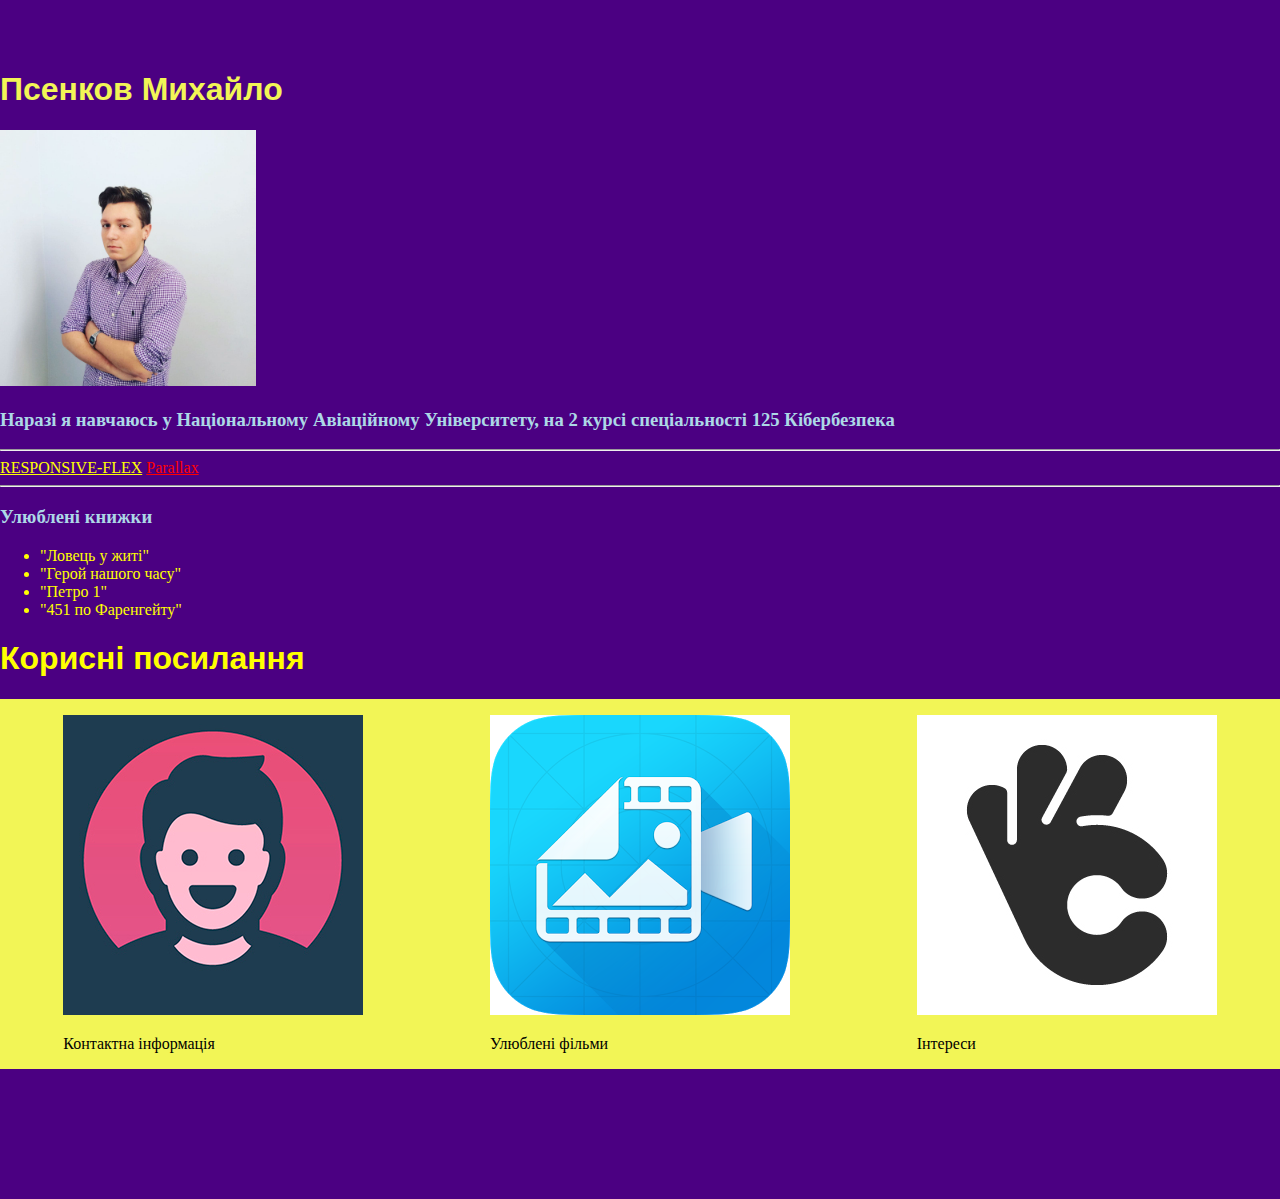
<file: index.html>
<!DOCTYPE html>
<html lang="en" dir="ltr">
  <head>
    <meta charset="utf-8">
    <title>Personal site</title>
    <style>

      body {
        margin: 0;
        text-align: left;
      }
      h1 {
        font-family: Gill Sans, sans-serif;
        color: #f2f556;
      }

      h3 {
        color:lightblue;
      }

      .topdiv {
        background-color: #4B0082;
        padding-top: 50px;
        padding-bottom: 130px;
      }

      .razmerimg {
        height: 40%;
        width: 20%;
      }

      .linksh1 {
        background-color: #4B0082;
        color:yellow;
      }

      .usefullinks {
        background-color: #f2f556;
        display:flex;
        align-items: center;
        justify-content: space-around;
      }

  </style>
  </head>
  <body>
    <div class="topdiv">
     <h1>Псенков Михайло</h1>
     <img src="kkk.jpg" alt="myphoto" class="razmerimg">
     <h3>Наразі я навчаюсь у Національному Авіаційному Університету, на 2 курсі спеціальності 125 Кібербезпека</h3>
     <hr>
     <div class="linksh1">
     <a style="color:yellow;" href="responsive-flex.html">RESPONSIVE-FLEX</a>
     <a style="color:red;" href="parallax.html">Parallax</a>
    <hr>
<h3>Улюблені книжки</h3>
<ul class="linksh1">
<li>"Ловець у житі"</li>
<li>"Герой нашого часу"</li>
<li>"Петро 1"</li>
<li>"451 по Фаренгейту"</li>
</ul>
    </div>
    <h1 class="linksh1">Корисні посилання</h1>
    <div class="usefullinks">
    <div class="">
        <p><a href="Contacts.html"><img src="jjj.jpg" alt="contacts"></a></p>
        <p>Контактна інформація</p>
      </div>
      <div class="">
        <p><a href="Movies.html"><img src="hhh.jpg" alt="interests"></a></p>
        <p>Улюблені фільми</p>
      </div>
      <div class="">
        <p><a href="task.html"><img src="lll.jpg" alt="interests"></a></p>
        <p>Інтереси</p>

      </div>
    </div>
  </body>
</html>
</file>
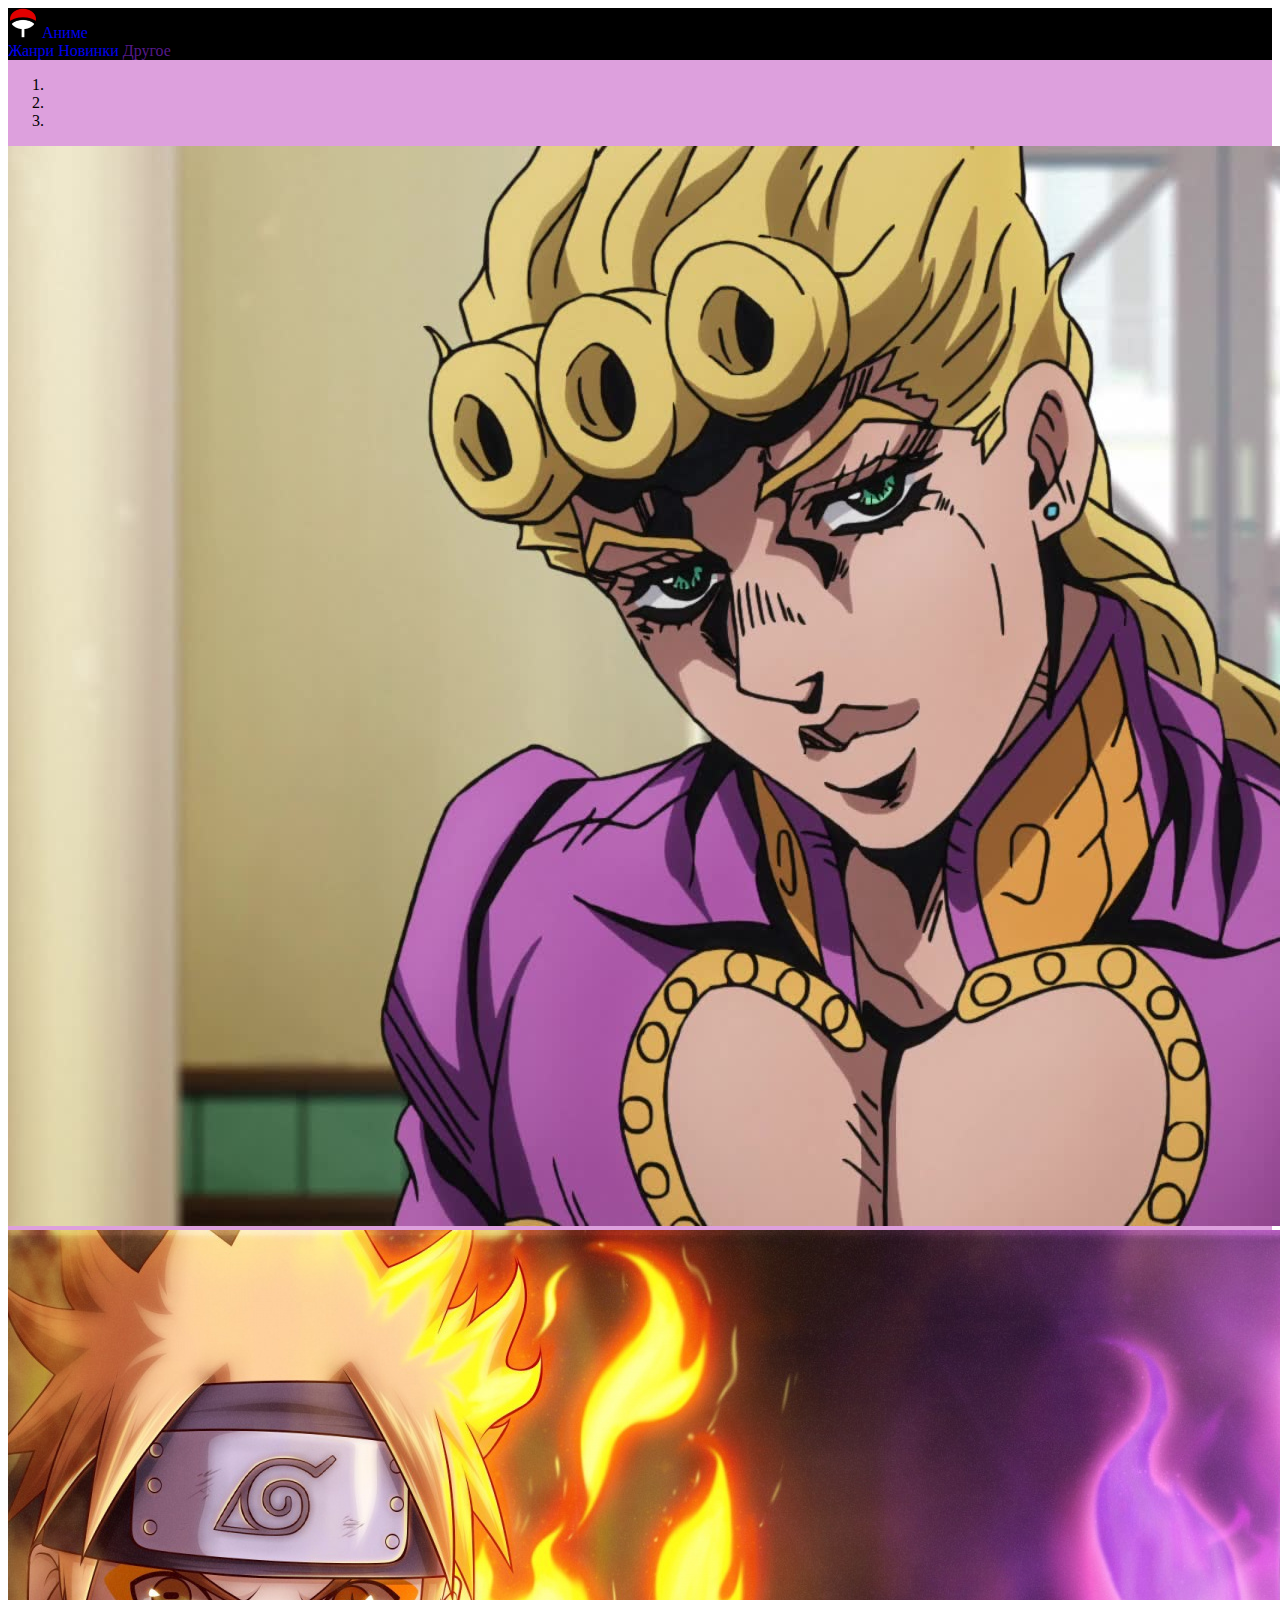
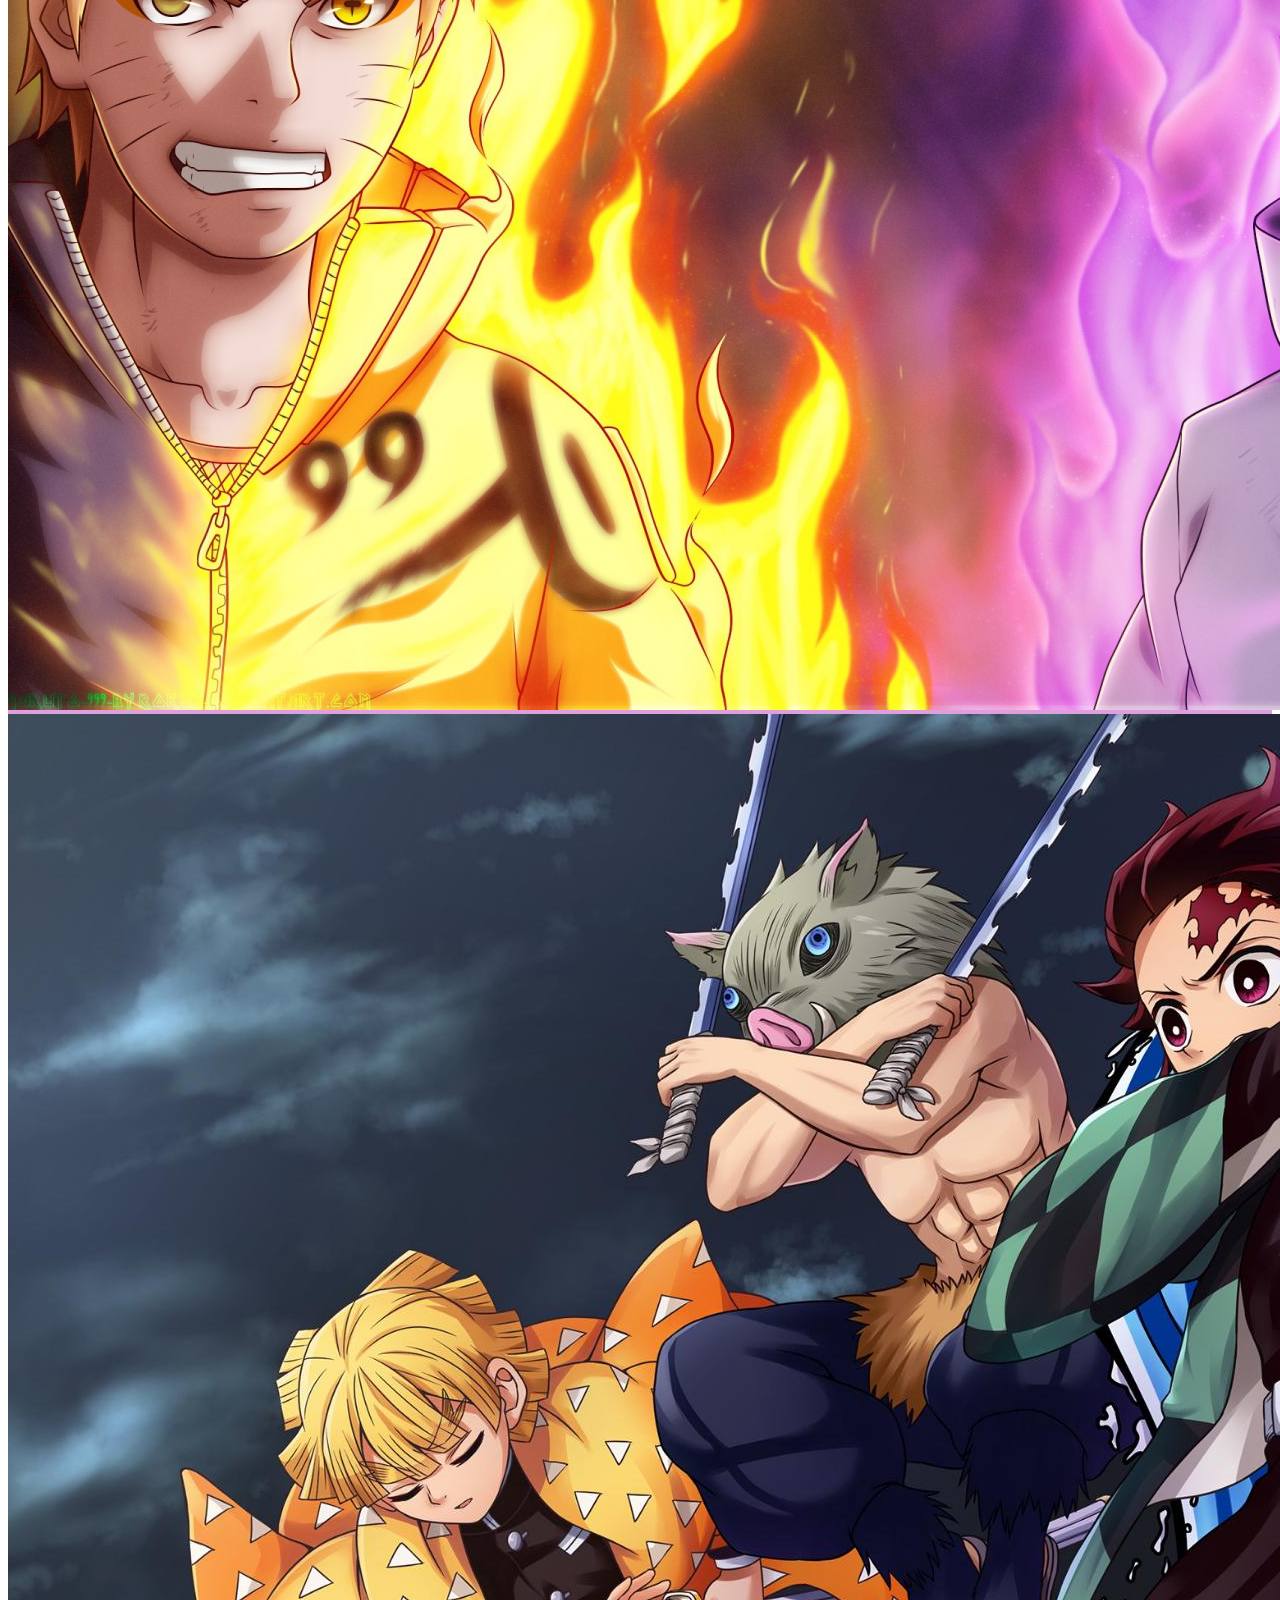
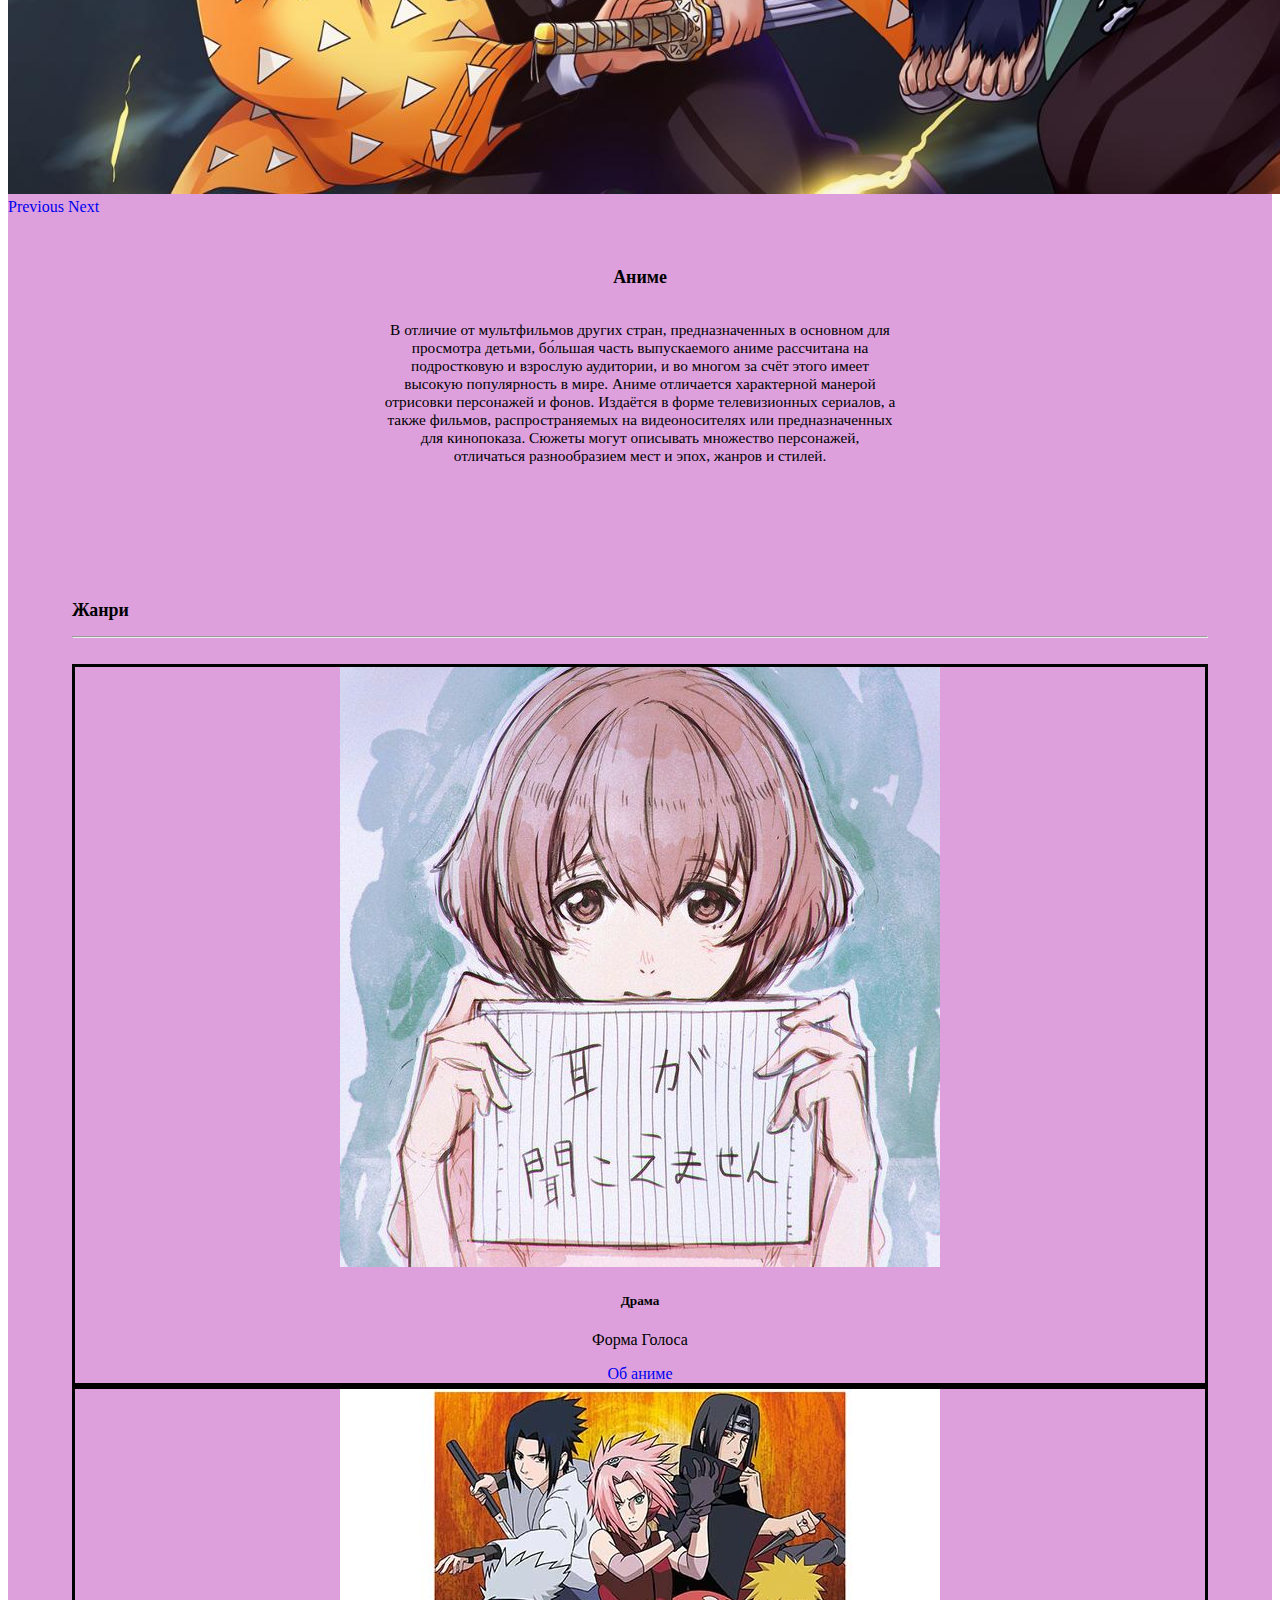
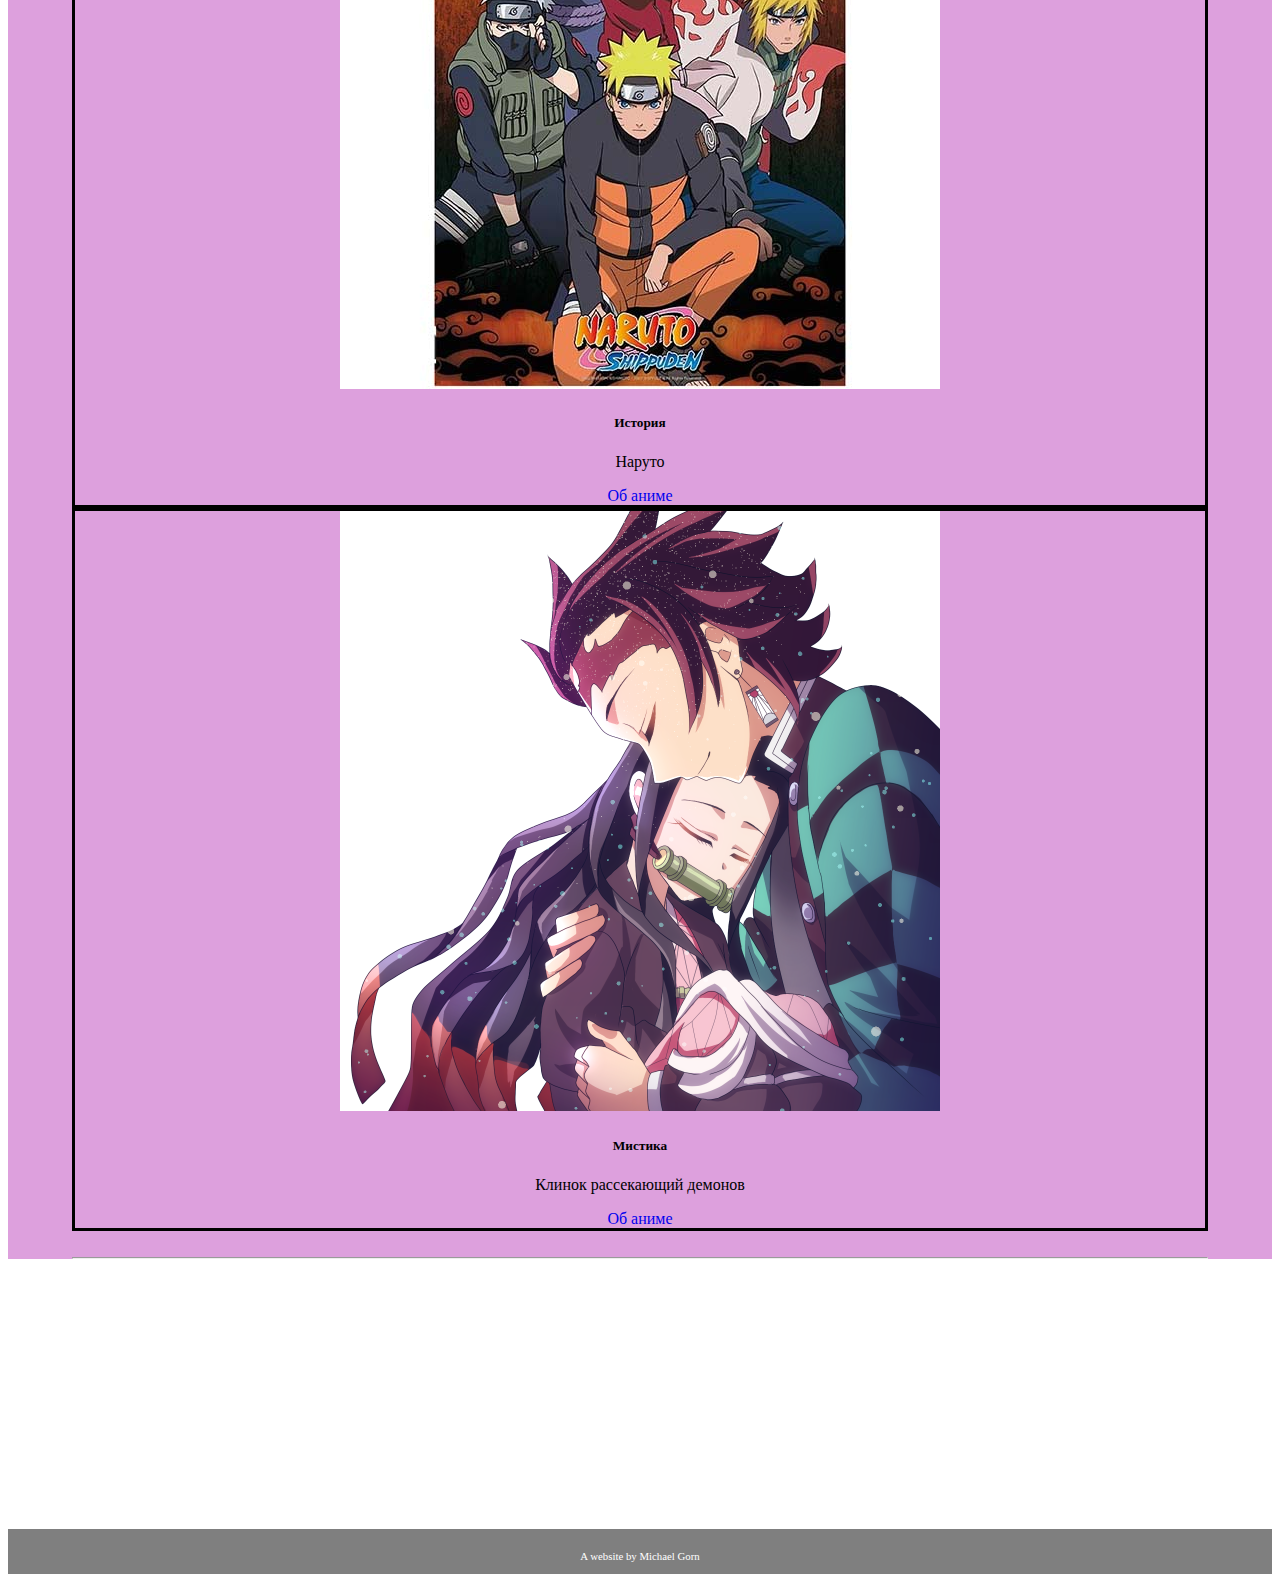
<file: Bootstrap1.html>
<!DOCTYPE html>
<html lang="en" dir="ltr">
  <head>
    <meta charset="utf-8">
    <title>Bootstrap</title>
    <link rel="stylesheet" href="tuc.css">
    <link rel="stylesheet" href="https://cdn.jsdelivr.net/npm/bootstrap@4.5.3/dist/css/bootstrap.min.css" integrity="sha384-TX8t27EcRE3e/ihU7zmQxVncDAy5uIKz4rEkgIXeMed4M0jlfIDPvg6uqKI2xXr2" crossorigin="anonymous">
  </head>
  <body>
    <div class="body">
    <nav class="navbar fixed-top navbar-expand-lg navbar-dark">
    <a class="navbar-brand" href="#">
    <img src="logo.png" width="30" height="30" class="d-inline-block align-top" alt="">
    Аниме</a>
  <div class="collapse navbar-collapse" id="navbarNavAltMarkup">
    <div class="navbar-nav">
      <a class="nav-item nav-link" href="#card-deck">Жанри</a>
      <a class="nav-item nav-link" href="#discrname">Новинки</a>
      <a class="nav-item nav-link" href="">Другое</a>
    </div>
  </div>
</nav>
<header>
  <div id="carouselExampleIndicators" class="carousel slide" data-ride="carousel">
  <ol class="carousel-indicators">
    <li data-target="#carouselExampleIndicators" data-slide-to="0" class="active"></li>
    <li data-target="#carouselExampleIndicators" data-slide-to="1"></li>
    <li data-target="#carouselExampleIndicators" data-slide-to="2"></li>
  </ol>
  <div class="carousel-inner">
    <div class="carousel-item active">
      <img class="d-block w-100" src="slaid1.jpg" alt="First slide">
    </div>
    <div class="carousel-item">
      <img class="d-block w-100" src="slaid2.jpg" alt="Second slide">
    </div>
    <div class="carousel-item">
      <img class="d-block w-100" src="slaid3.jpg" alt="Third slide">
    </div>
  </div>
  <a class="carousel-control-prev" href="#carouselExampleIndicators" role="button" data-slide="prev">
    <span class="carousel-control-prev-icon" aria-hidden="true"></span>
    <span class="sr-only">Previous</span>
  </a>
  <a class="carousel-control-next" href="#carouselExampleIndicators" role="button" data-slide="next">
    <span class="carousel-control-next-icon" aria-hidden="true"></span>
    <span class="sr-only">Next</span>
  </a>
</div>
<div class="flex-center">
<div class="text1">
  <h2 class="discrname" id="discrname">Аниме</h2>
  <p class="discr">В отличие от мультфильмов других стран, предназначенных в основном для просмотра детьми, бо́льшая часть выпускаемого аниме рассчитана на подростковую и взрослую аудитории, и во многом за счёт этого имеет высокую популярность в мире. Аниме отличается характерной манерой отрисовки персонажей и фонов. Издаётся в форме телевизионных сериалов, а также фильмов, распространяемых на видеоносителях или предназначенных для кинопоказа. Сюжеты могут описывать множество персонажей, отличаться разнообразием мест и эпох, жанров и стилей.</p>
</div>
</div>
</header>
        <section>
  <h2 class="discrname">Жанри</h2>
  <hr>
  <br>
  <div class="cards">
  <div class="card-deck" id="card-deck">
    <div class="card">
      <img src="merc1.jpg" class="card-img-top" alt="...">
      <div class="card-body">
        <h5 class="card-title">Драма</h5>
        <p class="card-text">Форма Голоса</p>
      </div>
      <div class="card-footer">
        <a href="Bootstrap2.html" class="btn btn-outline-dark">Об аниме</a>
      </div>
    </div>
    <div class="card">
      <img src="merc.jpg" class="card-img-top" alt="...">
      <div class="card-body">
        <h5 class="card-title">История</h5>
        <p class="card-text">Наруто</p>
      </div>
      <div class="card-footer">
        <a href="Bootstrap2.html" class="btn btn-outline-dark">Об аниме</a>
      </div>
    </div>
    <div class="card">
      <img src="merc3.png" class="card-img-top" alt="...">
      <div class="card-body">
        <h5 class="card-title">Мистика</h5>
        <p class="card-text">Клинок рассекающий демонов</p>
      </div>
      <div class="card-footer">
        <a href="Bootstrap2.html" class="btn btn-outline-dark">Об аниме</a>
      </div>
    </div>
  </div>
    </div>
    <br>
    <hr>
       </div>
         </div>
        </div>
       </div>

            </section>

      <footer>
        <div id="main3">
          <p class="discrname2"><br>A website by Michael Gorn</p>
        </div>
      </footer>
      </div>
    <script src="https://code.jquery.com/jquery-3.5.1.slim.min.js" integrity="sha384-DfXdz2htPH0lsSSs5nCTpuj/zy4C+OGpamoFVy38MVBnE+IbbVYUew+OrCXaRkfj" crossorigin="anonymous"></script>
    <script src="https://cdn.jsdelivr.net/npm/bootstrap@4.5.3/dist/js/bootstrap.bundle.min.js" integrity="sha384-ho+j7jyWK8fNQe+A12Hb8AhRq26LrZ/JpcUGGOn+Y7RsweNrtN/tE3MoK7ZeZDyx" crossorigin="anonymous"></script>
  </body>
</html>
</file>
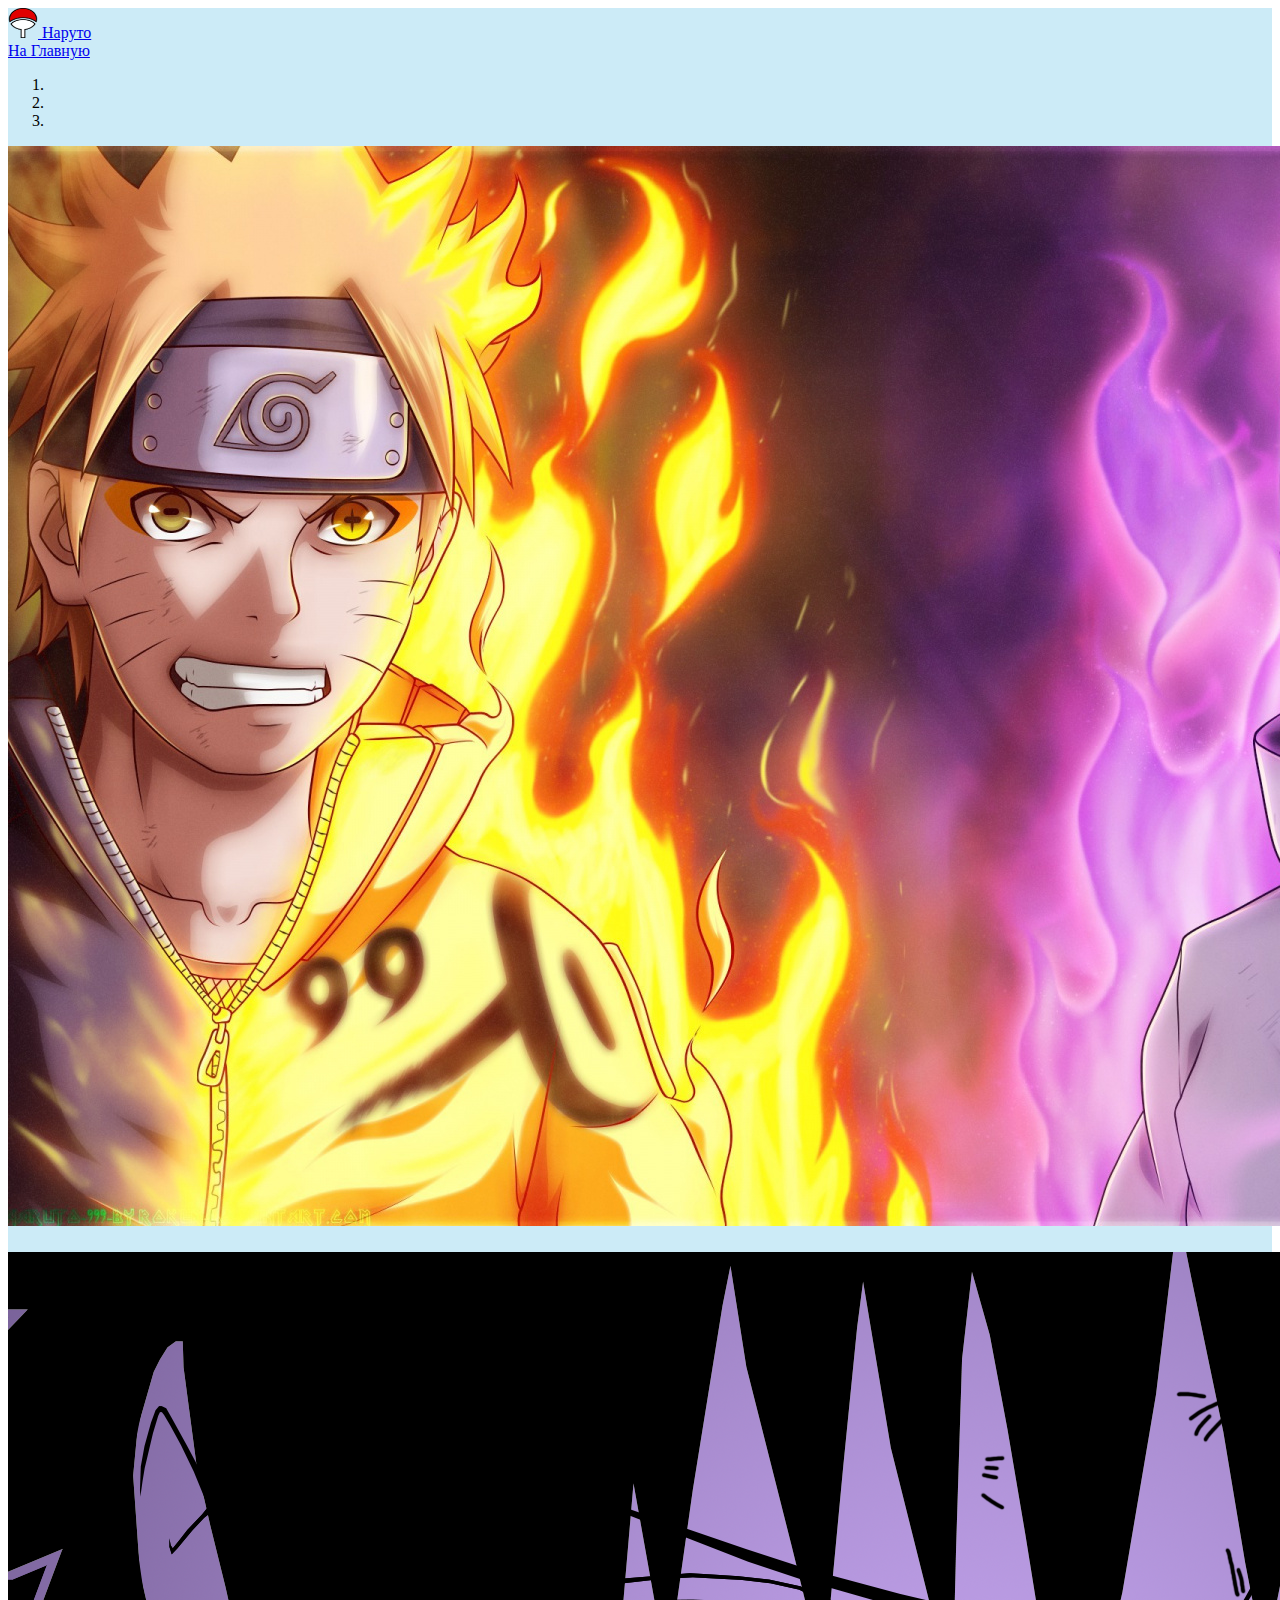
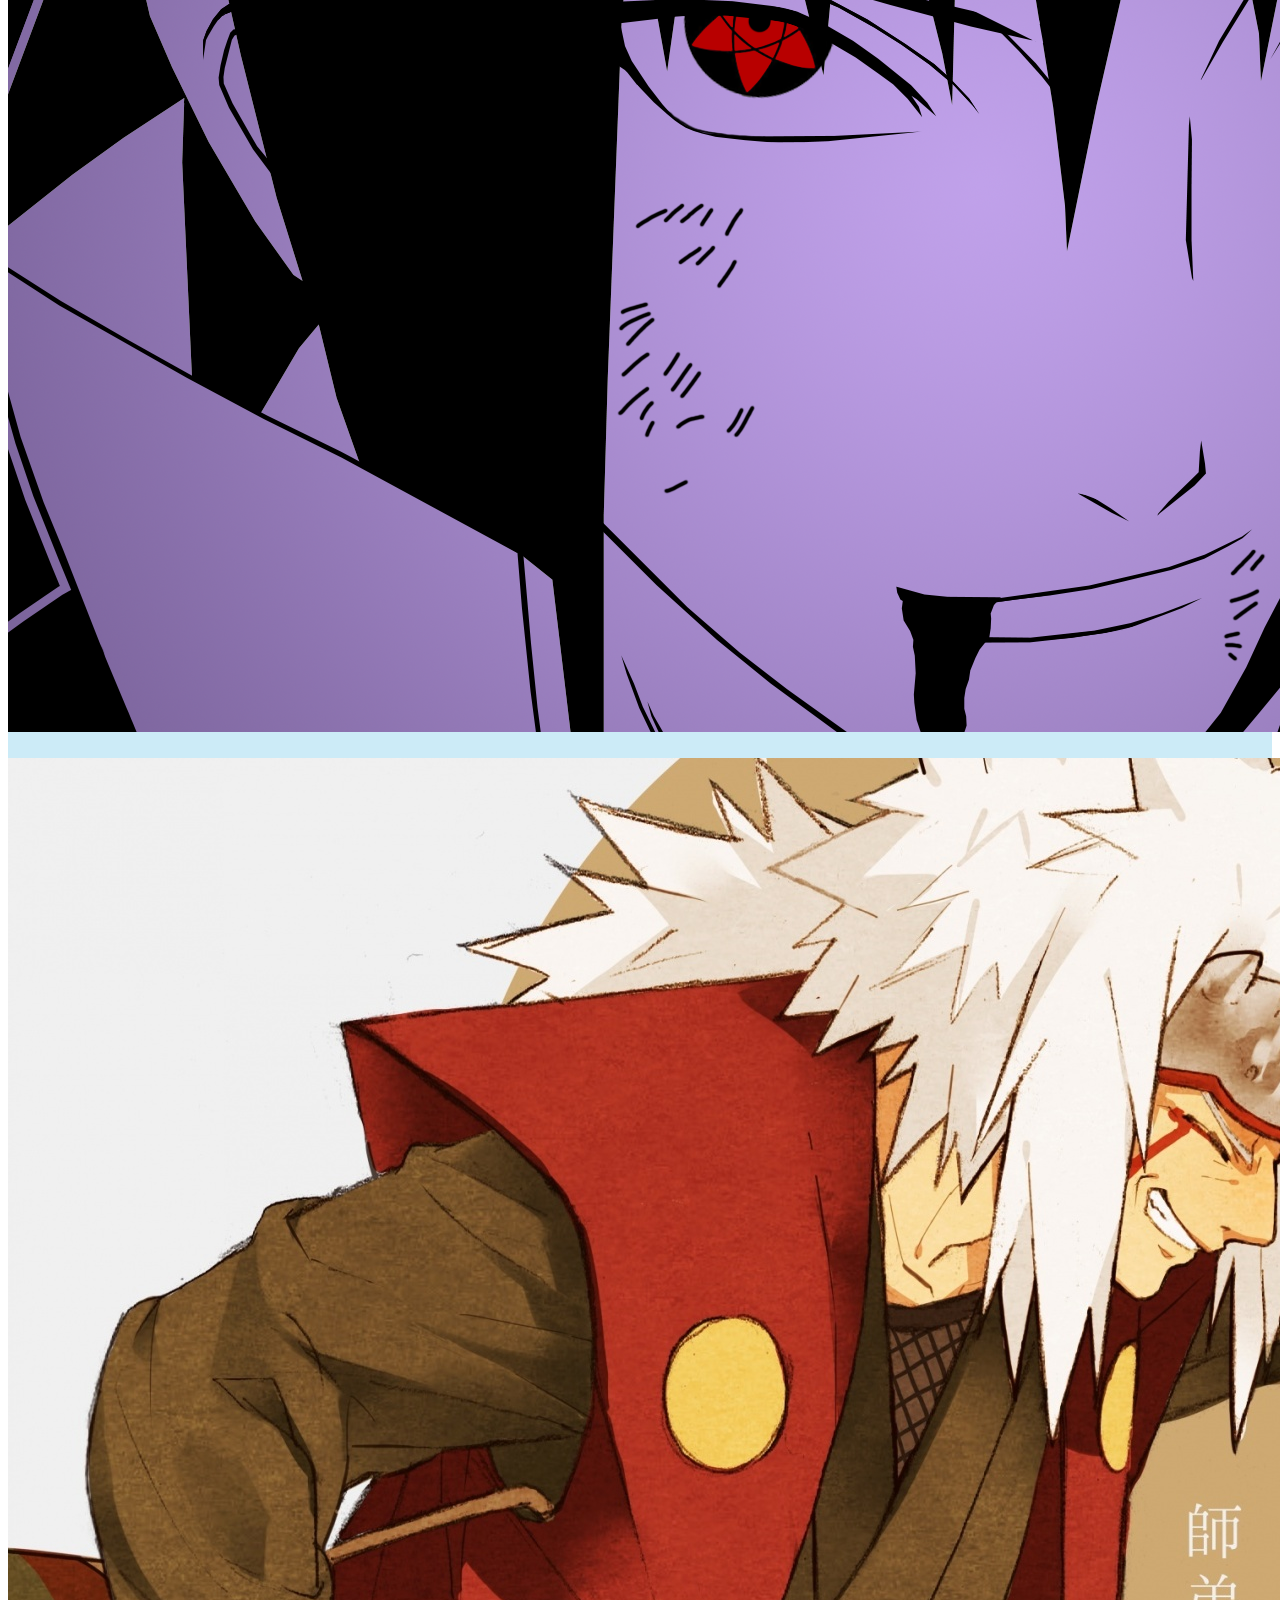
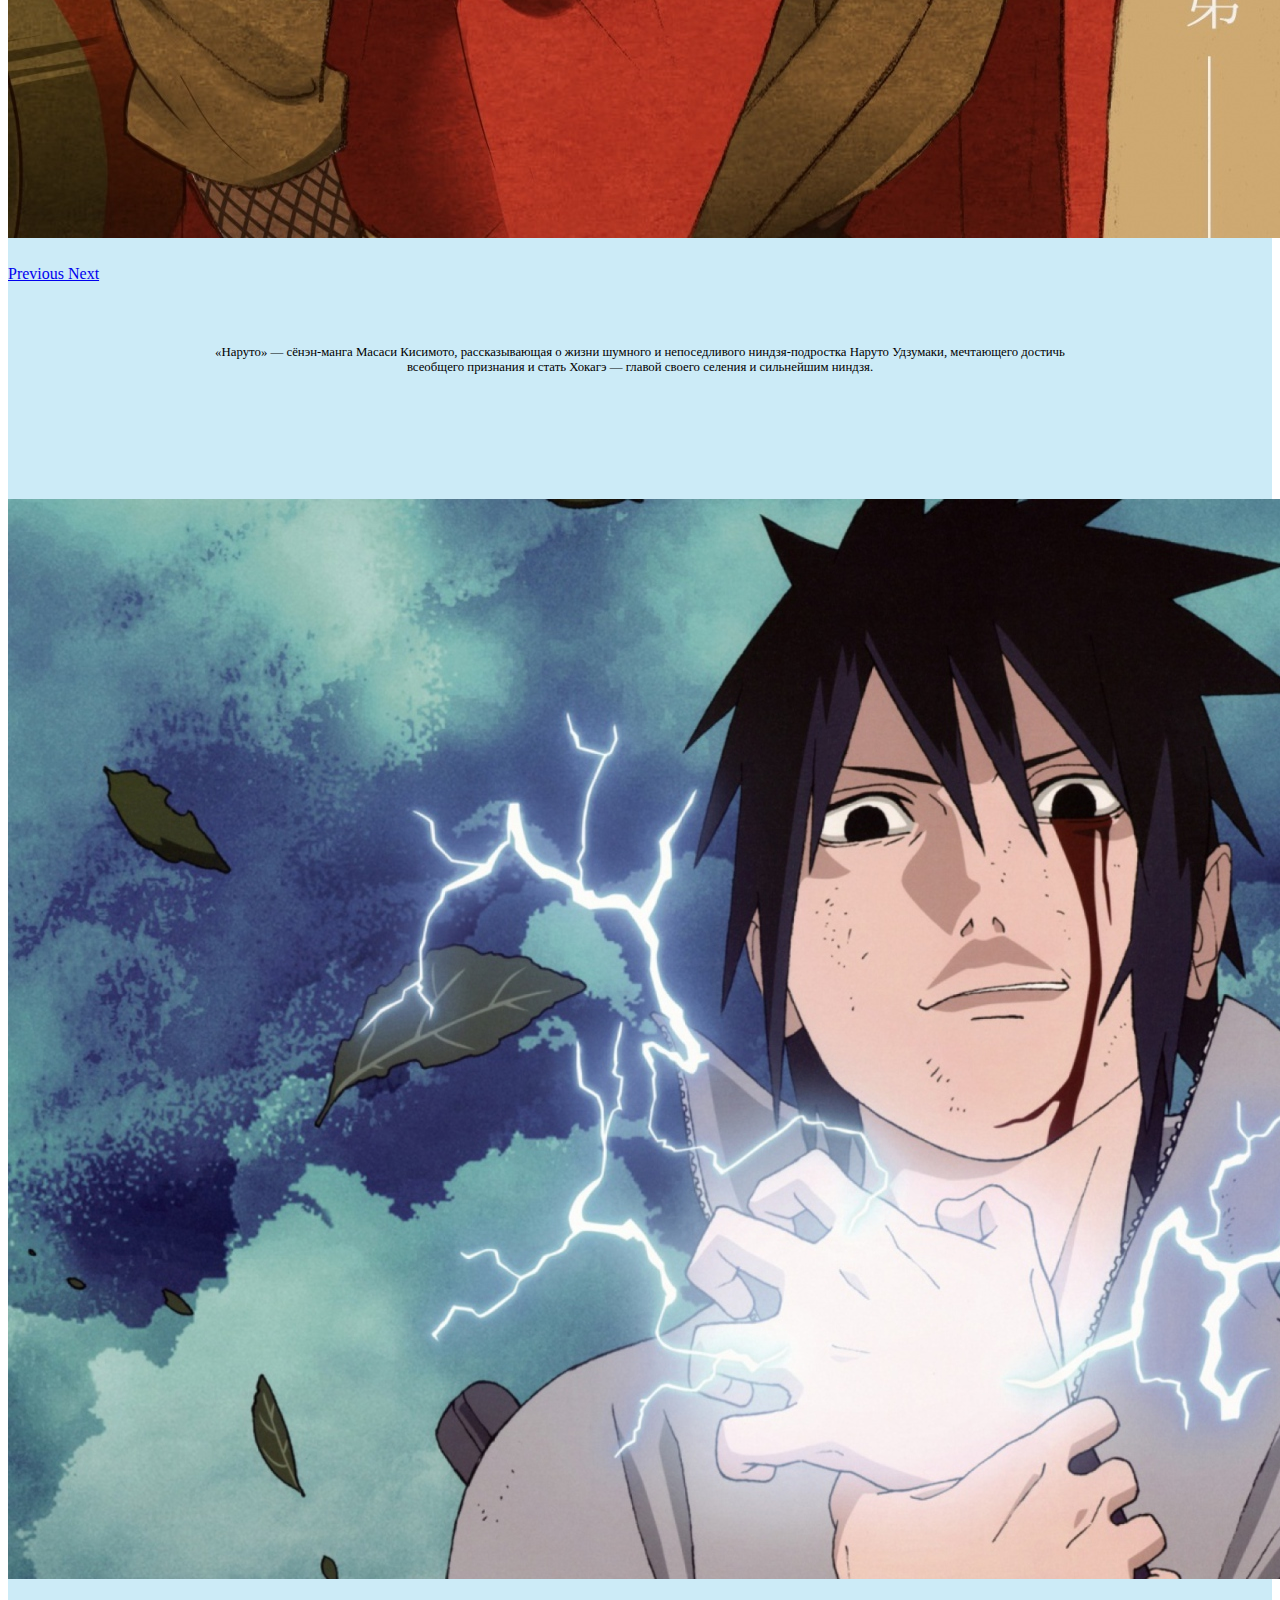
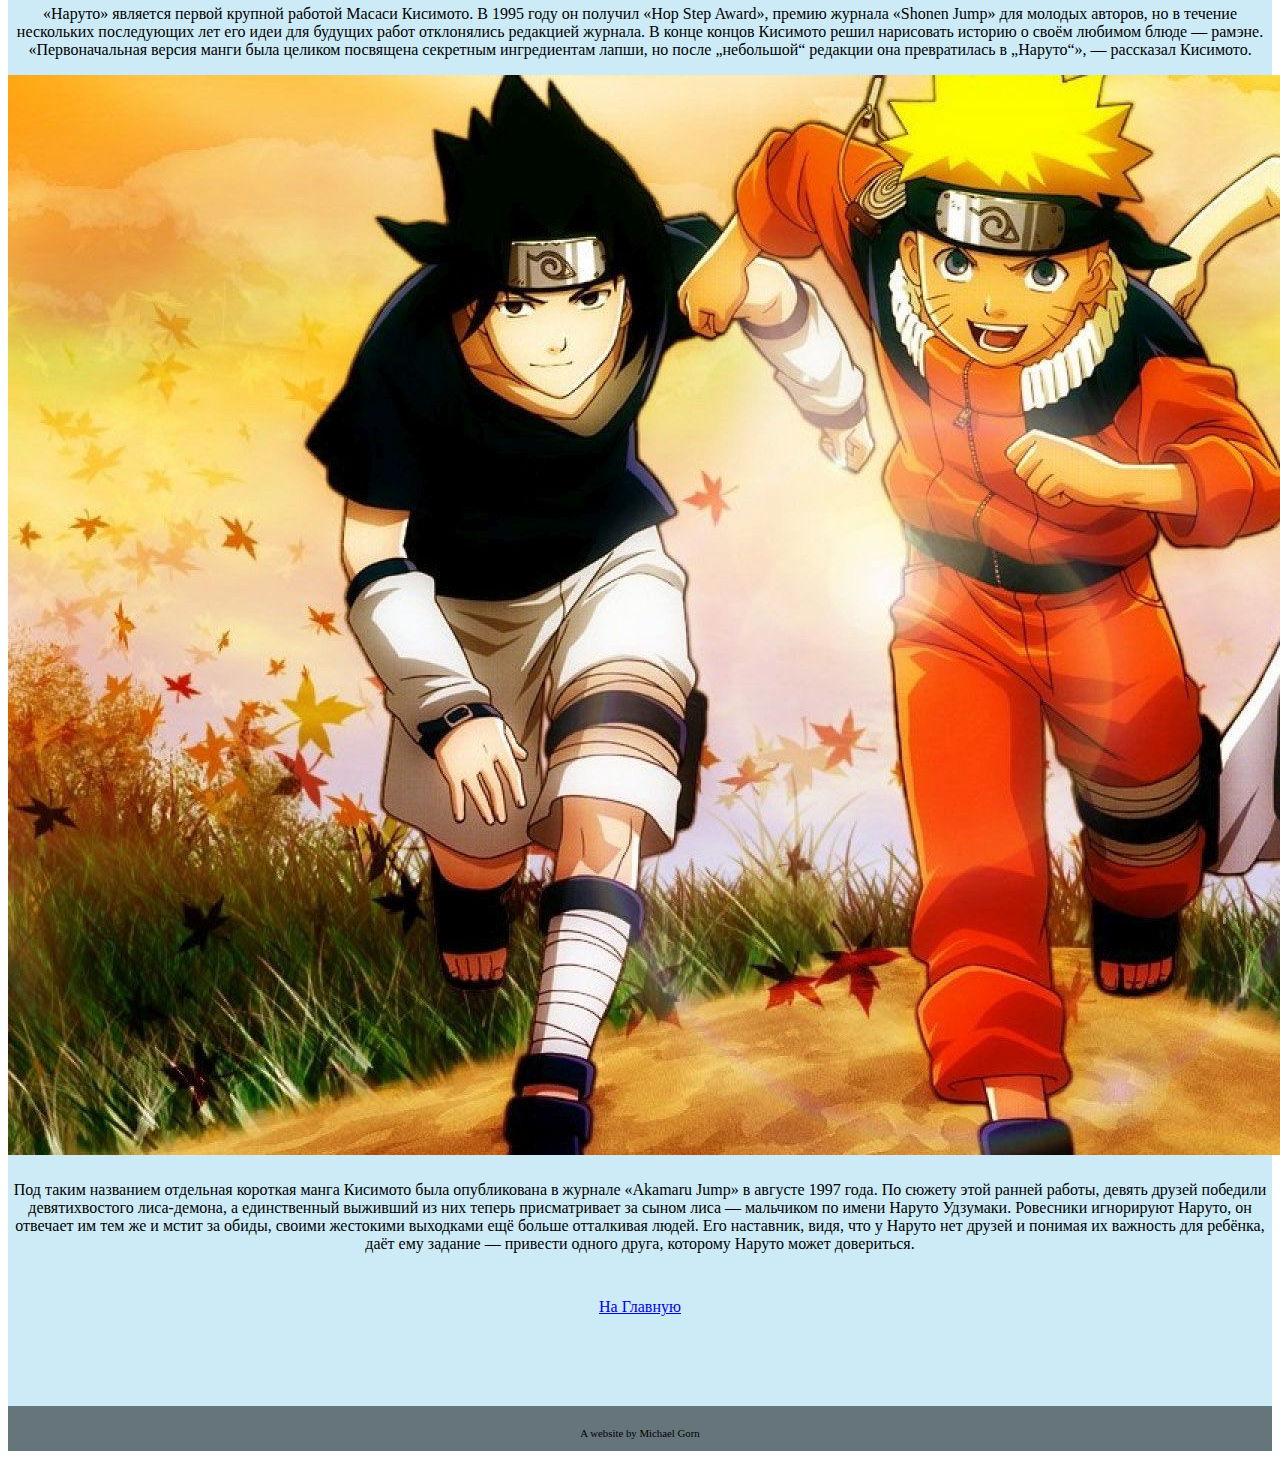
<file: Bootstrap2.html>
<!DOCTYPE html>
<html lang="uk" dir="ltr">
  <head>
    <meta charset="utf-8">
    <title>Bootstrap2</title>
    <link rel="stylesheet" href="tuc2.css">
    <link rel="stylesheet" href="https://cdn.jsdelivr.net/npm/bootstrap@4.5.3/dist/css/bootstrap.min.css" integrity="sha384-TX8t27EcRE3e/ihU7zmQxVncDAy5uIKz4rEkgIXeMed4M0jlfIDPvg6uqKI2xXr2" crossorigin="anonymous">
  </head>
  <body>
    <div class="body">
    <nav class="navbar fixed-top navbar-expand-lg navbar-dark">
    <a class="navbar-brand" href="#">
    <img src="logo.png" width="30" height="30" class="d-inline-block align-top" alt="">
    Наруто</a>
    <div class="collapse navbar-collapse" id="navbarNavAltMarkup">
    <div class="navbar-nav">
      <a class="nav-item nav-link" href="Bootstrap1.html">На Главную</a>
    </div>
    </div>
    </nav>
    <header>
      <div id="carouselExampleCaptions" class="carousel slide" data-ride="carousel">
  <ol class="carousel-indicators">
    <li data-target="#carouselExampleCaptions" data-slide-to="0" class="active"></li>
    <li data-target="#carouselExampleCaptions" data-slide-to="1"></li>
    <li data-target="#carouselExampleCaptions" data-slide-to="2"></li>
  </ol>
  <div class="carousel-inner">
    <div class="carousel-item active">
      <img src="slaid2.jpg" class="d-block w-100" alt="...">
      <div class="carousel-caption d-none d-md-block">
        <h5 class="font1"></h5>
        <p class="font1"></p>
      </div>
    </div>
    <div class="carousel-item">
      <img src="GT2.png" class="d-block w-100" alt="...">
      <div class="carousel-caption d-none d-md-block">
        <h5 class="font2"></h5>
        <p class="font2"></p>
      </div>
    </div>
    <div class="carousel-item">
      <img src="GT3.jpg" class="d-block w-100" alt="...">
      <div class="carousel-caption d-none d-md-block">
        <h5></h5>
        <p></p>
      </div>
    </div>
  </div>
  <a class="carousel-control-prev" href="#carouselExampleCaptions" role="button" data-slide="prev">
    <span class="carousel-control-prev-icon" aria-hidden="true"></span>
    <span class="sr-only">Previous</span>
  </a>
  <a class="carousel-control-next" href="#carouselExampleCaptions" role="button" data-slide="next">
    <span class="carousel-control-next-icon" aria-hidden="true"></span>
    <span class="sr-only">Next</span>
  </a>
</div>
<div class="flex-center">
<div class="text1">
  <h2 class="discrname" id="discrname"></h2>
  <p class="discr">«Наруто» — сёнэн-манга Масаси Кисимото, рассказывающая о жизни шумного и непоседливого ниндзя-подростка Наруто Удзумаки, мечтающего достичь всеобщего признания и стать Хокагэ — главой своего селения и сильнейшим ниндзя.</p>
</div>
</div>
</header>
<section>
  <div class="card-group">
  <div class="card">
    <img class="card-img-top" src="GT4.jpg" alt="Card image cap">
    <div class="card-body">
      <h5 class="card-title"></h5>
      <p class="card-text">«Наруто» является первой крупной работой Масаси Кисимото. В 1995 году он получил «Hop Step Award», премию журнала «Shonen Jump» для молодых авторов, но в течение нескольких последующих лет его идеи для будущих работ отклонялись редакцией журнала. В конце концов Кисимото решил нарисовать историю о своём любимом блюде — рамэне. «Первоначальная версия манги была целиком посвящена секретным ингредиентам лапши, но после „небольшой“ редакции она превратилась в „Наруто“», — рассказал Кисимото.</p>
    </div>
  </div>
  <div class="card">
    <img class="card-img-top" src="GT5.jpg" alt="Card image cap">
    <div class="card-body">
      <h5 class="card-title"></h5>
      <p class="card-text">Под таким названием отдельная короткая манга Кисимото была опубликована в журнале «Akamaru Jump» в августе 1997 года. По сюжету этой ранней работы, девять друзей победили девятихвостого лиса-демона, а единственный выживший из них теперь присматривает за сыном лиса — мальчиком по имени Наруто Удзумаки. Ровесники игнорируют Наруто, он отвечает им тем же и мстит за обиды, своими жестокими выходками ещё больше отталкивая людей. Его наставник, видя, что у Наруто нет друзей и понимая их важность для ребёнка, даёт ему задание — привести одного друга, которому Наруто может довериться.</p>
    </div>
  </div>
</div>
</section>
<footer>
  <div class="Knopka">
  <a href="Bootstrap1.html" class="btn btn-outline-secondary">На Главную</a>
    </div>
  <div id="main3">
    <p class="discrname2"><br>A website by Michael Gorn</p>
  </div>
</footer>
</div>
    <script src="https://code.jquery.com/jquery-3.5.1.slim.min.js" integrity="sha384-DfXdz2htPH0lsSSs5nCTpuj/zy4C+OGpamoFVy38MVBnE+IbbVYUew+OrCXaRkfj" crossorigin="anonymous"></script>
    <script src="https://cdn.jsdelivr.net/npm/bootstrap@4.5.3/dist/js/bootstrap.bundle.min.js" integrity="sha384-ho+j7jyWK8fNQe+A12Hb8AhRq26LrZ/JpcUGGOn+Y7RsweNrtN/tE3MoK7ZeZDyx" crossorigin="anonymous"></script>
  </body>
</html>
</file>
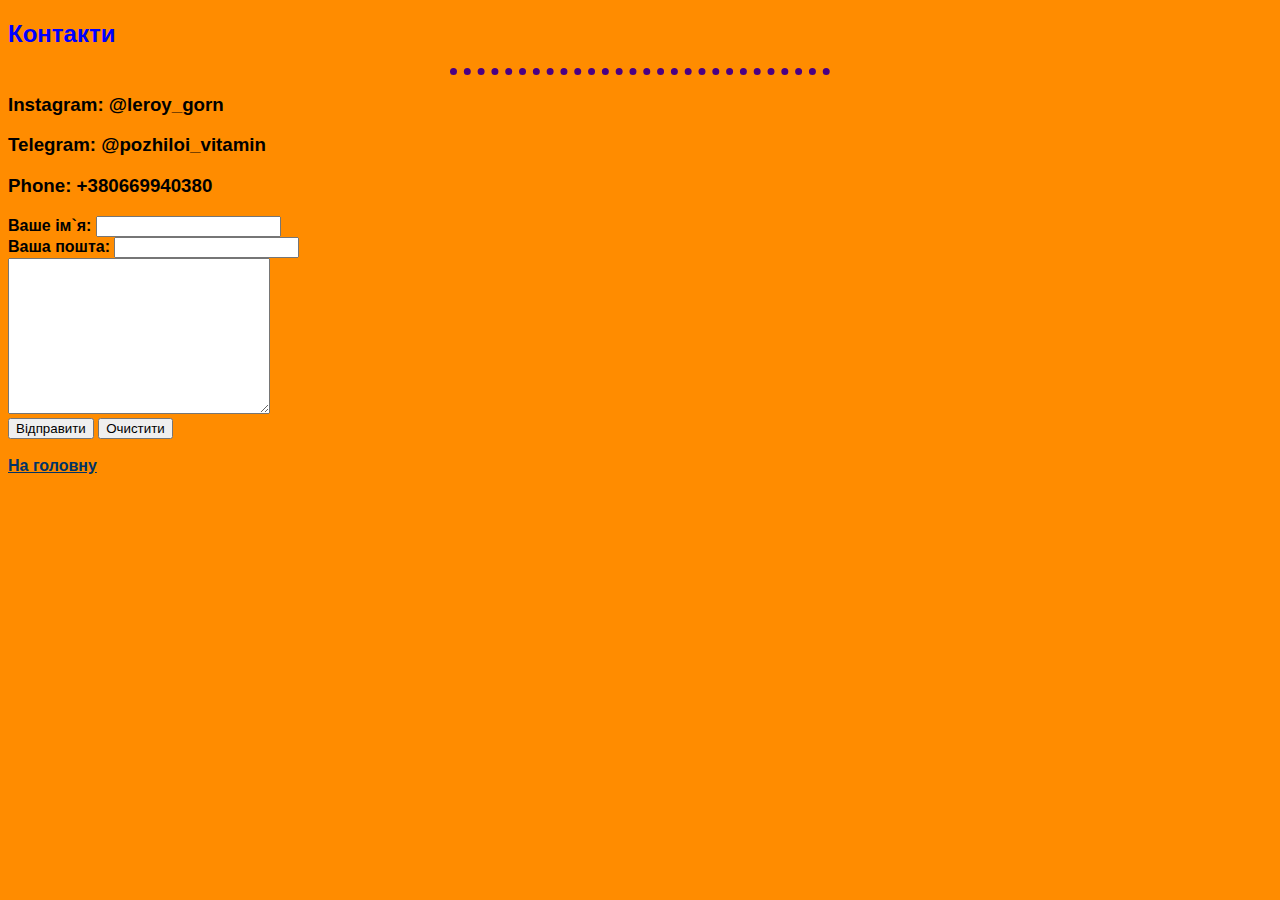
<file: Contacts.html>
<!DOCTYPE html>
<html lang="en" dir="ltr">
  <head>
    <meta charset="utf-8">
    <link rel="stylesheet"href="task4.css">
    <title></title>
  </head>
  <body>
    <div>
    <form action="mailto:6125541@stud.nau.edu.ua" method="post">
      <h2>Контакти</h2>
      <hr size=2>
      <h3>Instagram: @leroy_gorn</h3>
      <h3>Telegram: @pozhiloi_vitamin</h3>
      <h3>Phone: +380669940380</h3>
      <label for ="">Ваше ім`я:</label>
          <input type ="text" name ="" value="" ><br>
          <label for ="" >Ваша пошта:</label>
          <input type="email" name="" value=""><br>
      <textarea name="comment" cols="30" rows="10"></textarea> <br>
      <input id="button" type="submit" value="Відправити">
      <input id="button" type="reset" value="Очистити">
    </form>
  </div>
    </td></tr>
    <tr><td>
      <br><a href="index.html">На головну</a>
  </body>
</html>
</file>
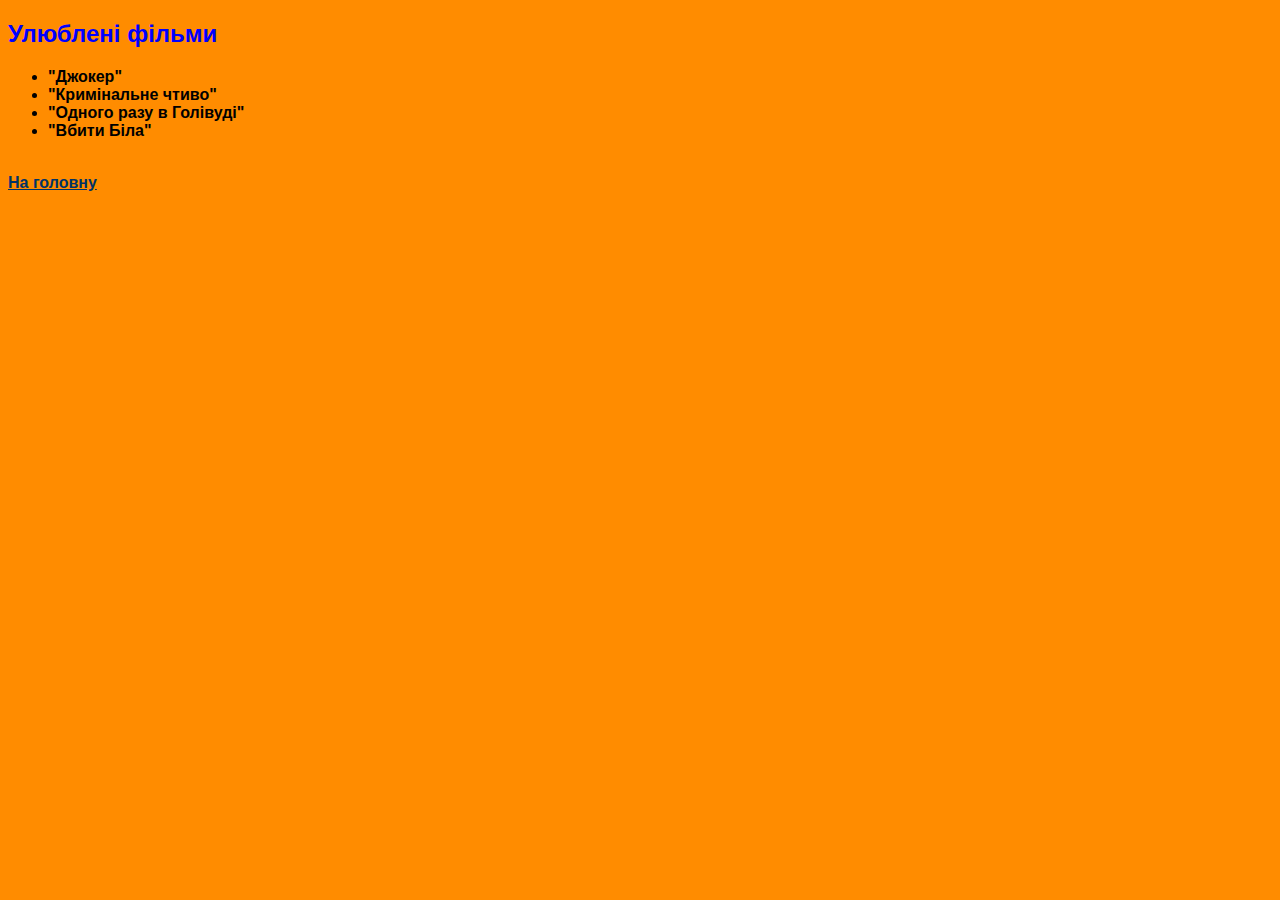
<file: Movies.html>
<!DOCTYPE html>
<html lang="en" dir="ltr">
  <head>
    <meta charset="utf-8">
    <link rel="stylesheet"href="task4.css">
    <title></title>
  </head>
  <body>
  <h2>Улюблені фільми</h2>
  <ul>
  <li>"Джокер"</li>
  <li>"Кримінальне чтиво"</li>
  <li>"Одного разу в Голівуді"</li>
  <li>"Вбити Біла"</li>
  </ul>
  <br><a href="index.html">На головну</a>
  </body>
</html>
</file>
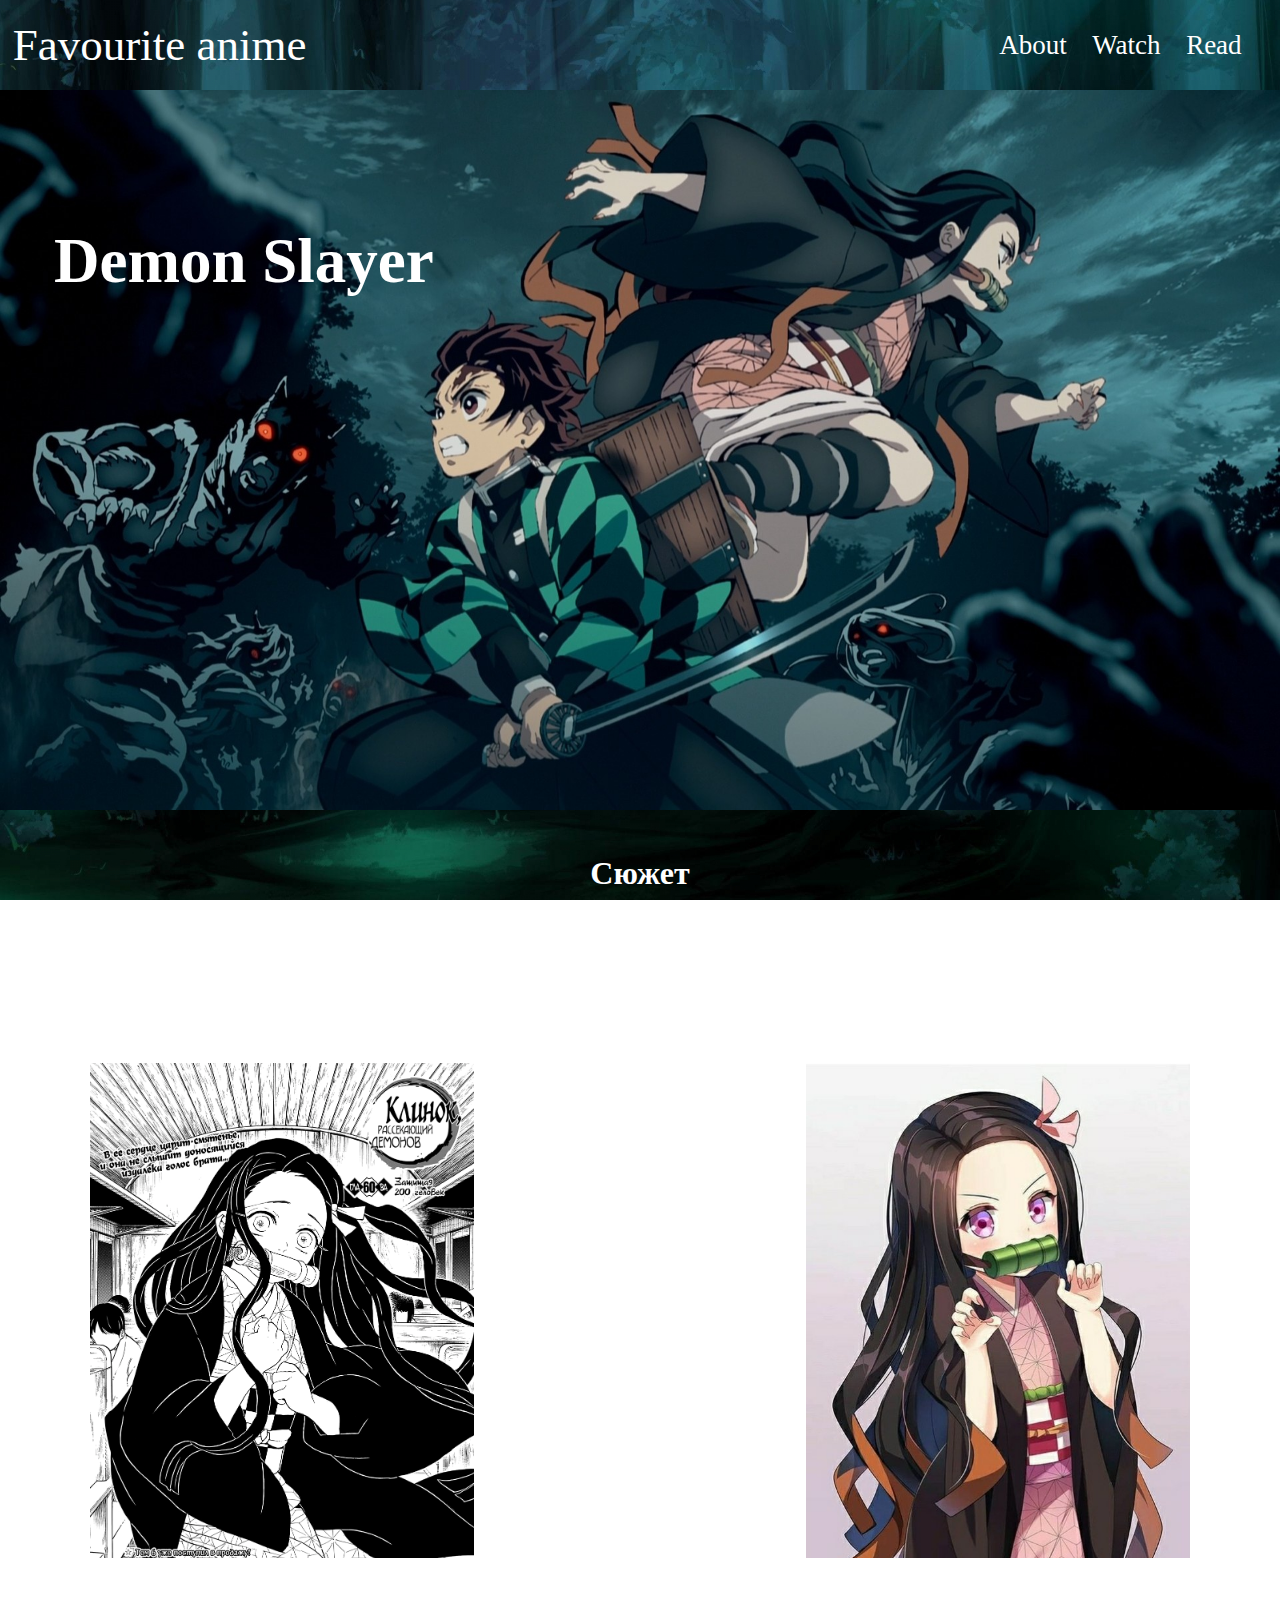
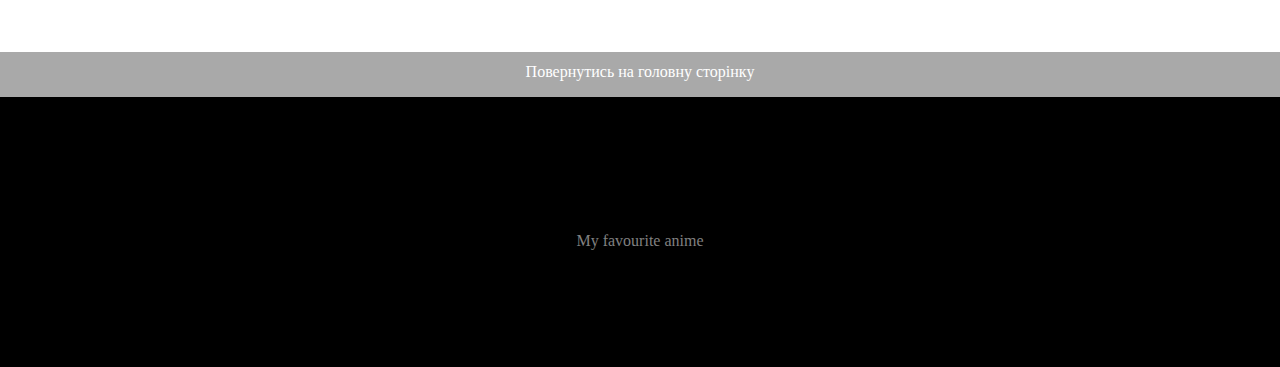
<file: parallax.html>
<!DOCTYPE html>
<html lang="en" dir="ltr">
  <head>
    <meta charset="utf-8">
    <meta name="viewport" content="width=device-width, initial-scale=1, shrink-to-fit=no" >
    <title>Parallax</title>
    <style>

    .nav {
      height: 10vh;
      display: flex;
      justify-content: space-between;
      padding-bottom: 0;
      align-items: center;
    }
body{
   background-image: url(bbb.jpg);
     height: 100vh;
     background-size: cover;
     background-attachment: fixed;
     background-repeat: no-repeat;
     background-position: center center;

}

    header {
      height: 80vh;
      background-image: url(uuu.jpg);
      background-position: center;
      background-size: cover;
    }

    * {
    box-sizing: border-box;
    padding: 0;
    margin: 0;
    }

    .brand {
      display:inline-block;
      text-decoration: none;
      font-size: 5vh;
      color: white;
      margin-top: 0;
      margin-left: 1vw;
      margin-bottom: 0;
      margin-right: 0;
    }

    .ul {
    list-style-type: none;
    display: flex;
    margin-right: 3vw;
    flex-direction: row;
    justify-content: flex-end;
    }

    .li {
      text-decoration: none;
      color: white;
      font-size: 3vh;
      text-align: center;
      margin-left: 2vw;
    }

    .header {
      display: inline-block;
      color: white;
      font-size: 7vh;
      margin: 15vh 0 0 6vh;
    }

    a:hover {
      color:green;
    }

    .section {
      margin: 5vh 10vh 5vh 10vh;
      text-align: center;
      color:white;
    }

    .description {
      display:flex;
      flex-direction: row;
      align-items: center;
      justify-content: space-between;
      padding-bottom: 5vh;
    }


    .description1 {
      height: 55vh;
      background-color: white;
      width: 30vw;
      margin-left: 10vh;
      margin-bottom: 2vh;
      background-image: url(rrr.jpg);
      background-size: cover;
    }

    .description2 {
      height: 55vh;
      background-color: white;
      width: 30vw;
      margin-right: 10vh;
      margin-bottom: 2vh;
      background-image: url(mmm.jpg);
      background-size: cover;
    }

    .p {
      color:white;
      text-align: center;
      font-size: 3vh;
    }

    .bottom {

      height: 5vh;
      background-color: darkgrey;
      text-align: center;
    }

    .a {
      text-decoration: none;
      color:white;
      margin-top:1.25vh;
      display:inline-block;

  }

    .footer {
      height: 30vh;
      background-color: black;
      text-align: center;
    }

    .p2 {
      display: inline-block;
      margin-top: 15vh;
      color: grey;
    }

    @media screen and (max-width: 768px) {
      .description {
        flex-direction: column;
      }

      .description1 {
        margin-bottom: 20px;
        margin-left: 0;
      }

      .description2 {
        margin-bottom: 20px;
        margin-right: 0;
      }
    }
</style>
  </head>
  <body>
    <nav class="nav">
      <a class="brand" href="#"> Favourite anime </a>
      <ul class="ul">
        <li>
          <a class="li" href="#"> About </a>
        </li>
        <li>
          <a class="li" href=""> Watch </a>
        </li>
        <li>
          <a class="li" href="#"> Read </a>
        </li>
      </ul>
    </nav>
    <header>
      <h1 class="header">Demon Slayer</h1>
    </header>
     <div class="section">
       <h1>Сюжет</h1>
       <br>
       <p>Ходят слухи, что в местных лесах обитают кровожадные демоны, которые питаются человеческой плотью. Вот только последние инциденты были так давно, что люди позабыли об опасностях дремучих лесов. Многие жители деревни считают, что сказание о демонах это просто страшилки и легенды. Танджиро Камадо живёт в маленькой деревушке, и он заботится о своей семье, ведь недавно исчез отец. Парню приходится работать на шахте и продавать уголь в городе. Очередная поездка на рынок не сулила неприятностей, но по возвращении домой парня ожидало чудовищное зрелище. Камадо увидел окровавленные тела родственников, которые были разбросаны во дворе. Оказалось, что лесные демоны напали на деревню и вырезали всех жителей. Чудом удалось выжить сестрёнке Нэзуко, но и у неё были проблемы, ведь существа превратили её в демона.</p>
     </div>
     <div class="description">
     <div>
      <div class="description1"></div>
        <p class="p">Манга</p>
      </div>
      <div>
     <div class="description2"></div>
     <p class="p">Аніме</p>
     </div>
      </div>
      <div class="bottom">
        <a class="a" href="index.html"> Повернутись на головну сторінку</a>
      </div>
      <footer class="footer">
          <p class="p2">My favourite anime</p>
      </footer>
  </body>
</html>
</file>
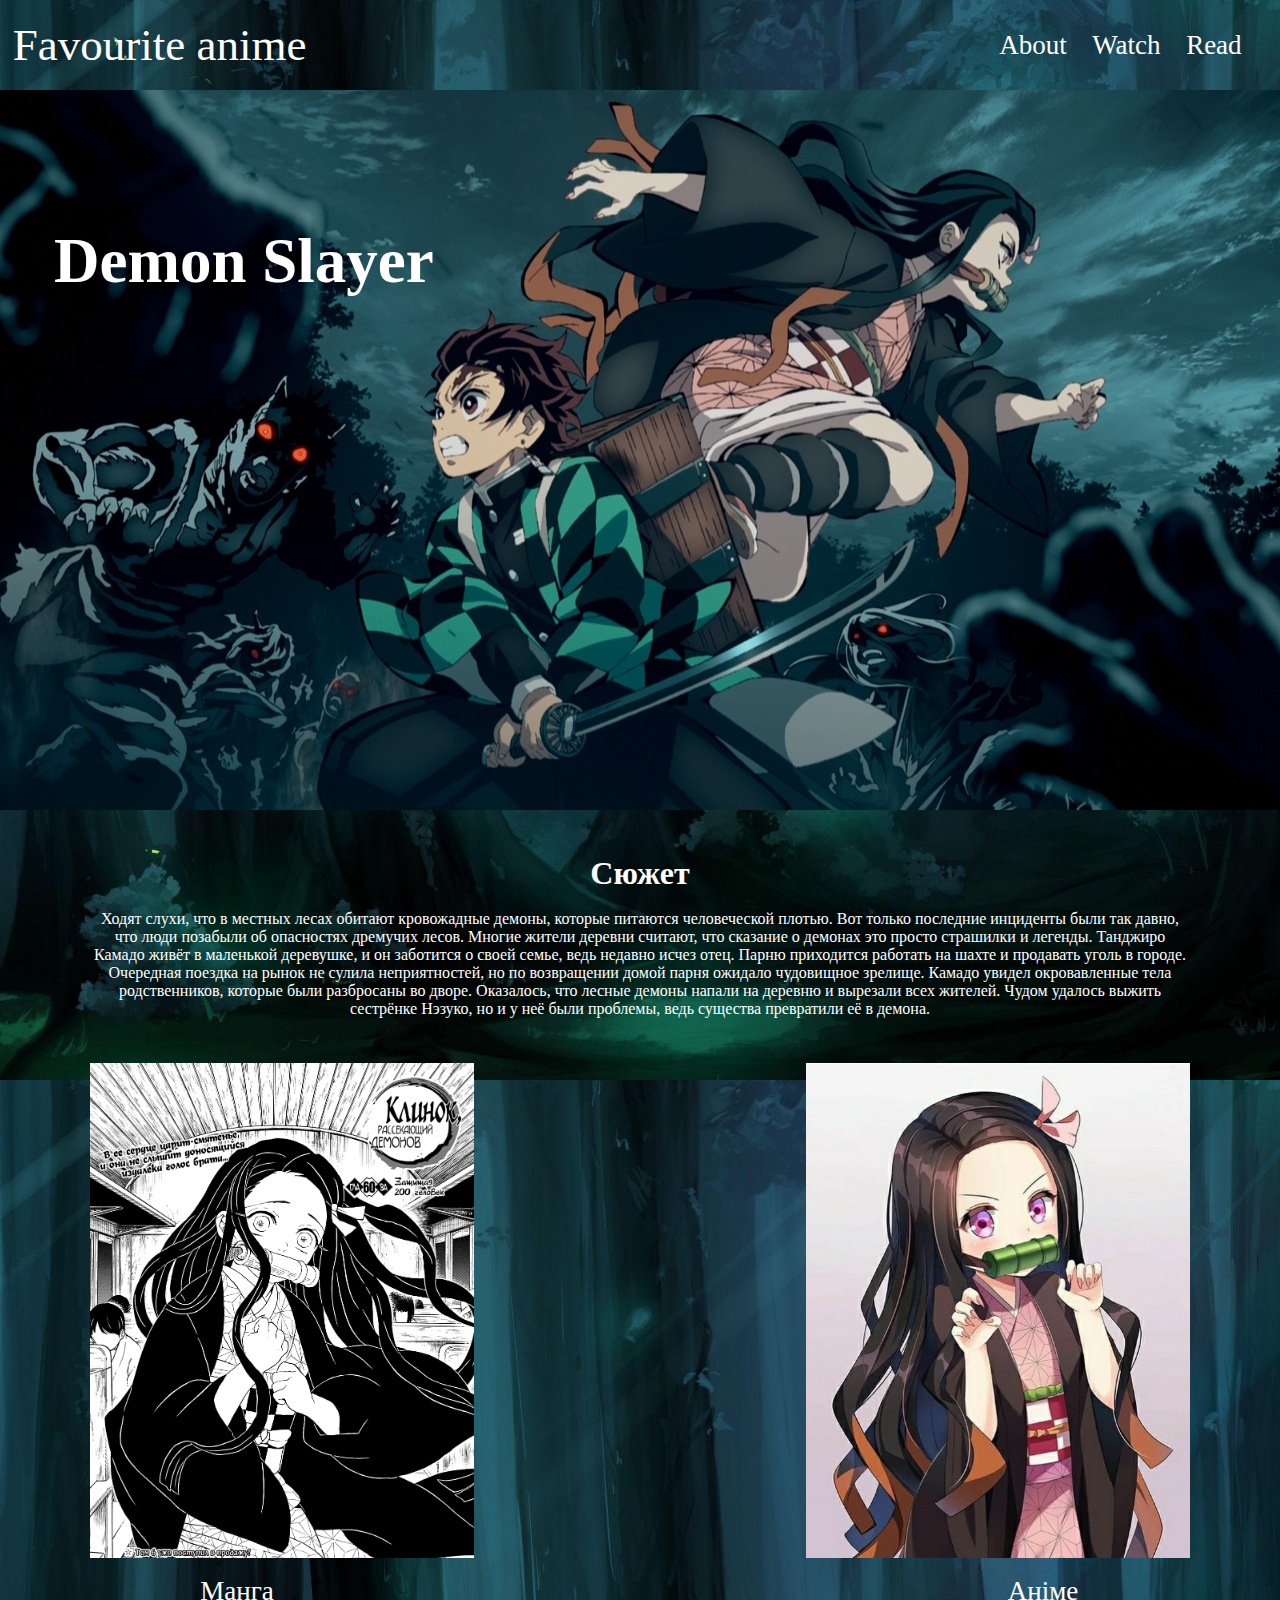
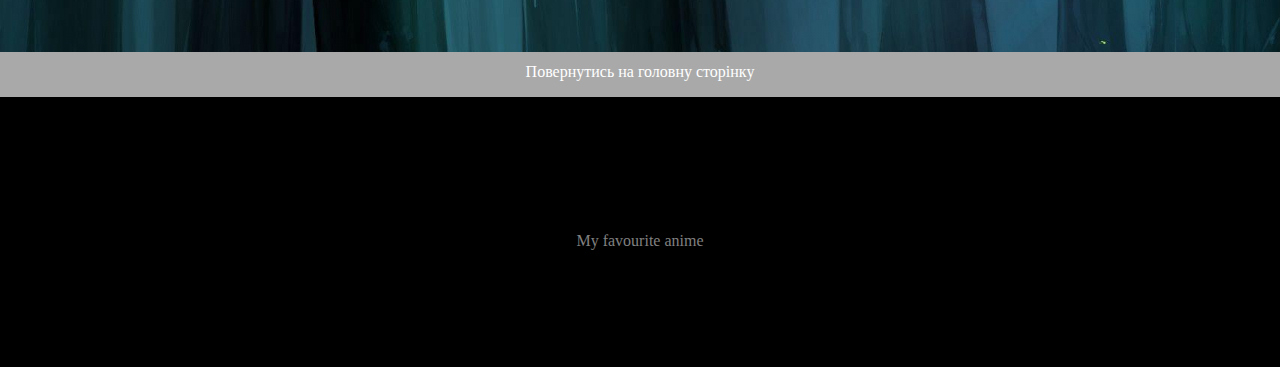
<file: responsive-flex.html>
<!DOCTYPE html>
<html lang="en" dir="ltr">
  <head>
    <meta charset="utf-8">
    <meta name="viewport" content="width=device-width, initial-scale=1, shrink-to-fit=no" >
    <title>Responsive</title>
    <style>

    .nav {
      height: 10vh;
      display: flex;
      justify-content: space-between;
      padding-bottom: 0;
      align-items: center;
    }
body{
   background-image: url(bbb.jpg);
}

    header {
      height: 80vh;
      background-image: url(uuu.jpg);
      background-position: center;
      background-size: cover;
    }

    * {
    box-sizing: border-box;
    padding: 0;
    margin: 0;
    }

    .brand {
      display:inline-block;
      text-decoration: none;
      font-size: 5vh;
      color: white;
      margin-top: 0;
      margin-left: 1vw;
      margin-bottom: 0;
      margin-right: 0;
    }

    .ul {
    list-style-type: none;
    display: flex;
    margin-right: 3vw;
    flex-direction: row;
    justify-content: flex-end;
    }

    .li {
      text-decoration: none;
      color: white;
      font-size: 3vh;
      text-align: center;
      margin-left: 2vw;
    }

    .header {
      display: inline-block;
      color: white;
      font-size: 7vh;
      margin: 15vh 0 0 6vh;
    }

    a:hover {
      color:green;
    }

    .section {
      margin: 5vh 10vh 5vh 10vh;
      text-align: center;
      color:white;
    }

    .description {
      display:flex;
      flex-direction: row;
      align-items: center;
      justify-content: space-between;
      padding-bottom: 5vh;
    }


    .description1 {
      height: 55vh;
      background-color: white;
      width: 30vw;
      margin-left: 10vh;
      margin-bottom: 2vh;
      background-image: url(rrr.jpg);
      background-size: cover;
    }

    .description2 {
      height: 55vh;
      background-color: white;
      width: 30vw;
      margin-right: 10vh;
      margin-bottom: 2vh;
      background-image: url(mmm.jpg);
      background-size: cover;
    }

    .p {
      color:white;
      text-align: center;
      font-size: 3vh;
    }

    .bottom {

      height: 5vh;
      background-color: darkgrey;
      text-align: center;
    }

    .a {
      text-decoration: none;
      color:white;
      margin-top:1.25vh;
      display:inline-block;

  }

    .footer {
      height: 30vh;
      background-color: black;
      text-align: center;
    }

    .p2 {
      display: inline-block;
      margin-top: 15vh;
      color: grey;
    }

    @media screen and (max-width: 768px) {
      .description {
        flex-direction: column;
      }

      .description1 {
        margin-bottom: 20px;
        margin-left: 0;
      }

      .description2 {
        margin-bottom: 20px;
        margin-right: 0;
      }
    }
</style>
  </head>
  <body>
    <nav class="nav">
      <a class="brand" href="#"> Favourite anime </a>
      <ul class="ul">
        <li>
          <a class="li" href="#"> About </a>
        </li>
        <li>
          <a class="li" href=""> Watch </a>
        </li>
        <li>
          <a class="li" href="#"> Read </a>
        </li>
      </ul>
    </nav>
    <header>
      <h1 class="header">Demon Slayer</h1>
    </header>
     <div class="section">
       <h1>Сюжет</h1>
       <br>
       <p>Ходят слухи, что в местных лесах обитают кровожадные демоны, которые питаются человеческой плотью. Вот только последние инциденты были так давно, что люди позабыли об опасностях дремучих лесов. Многие жители деревни считают, что сказание о демонах это просто страшилки и легенды. Танджиро Камадо живёт в маленькой деревушке, и он заботится о своей семье, ведь недавно исчез отец. Парню приходится работать на шахте и продавать уголь в городе. Очередная поездка на рынок не сулила неприятностей, но по возвращении домой парня ожидало чудовищное зрелище. Камадо увидел окровавленные тела родственников, которые были разбросаны во дворе. Оказалось, что лесные демоны напали на деревню и вырезали всех жителей. Чудом удалось выжить сестрёнке Нэзуко, но и у неё были проблемы, ведь существа превратили её в демона.</p>
     </div>
     <div class="description">
     <div>
      <div class="description1"></div>
        <p class="p">Манга</p>
      </div>
      <div>
     <div class="description2"></div>
     <p class="p">Аніме</p>
     </div>
      </div>
      <div class="bottom">
        <a class="a" href="index.html"> Повернутись на головну сторінку</a>
      </div>
      <footer class="footer">
          <p class="p2">My favourite anime</p>
      </footer>
  </body>
</html>
</file>
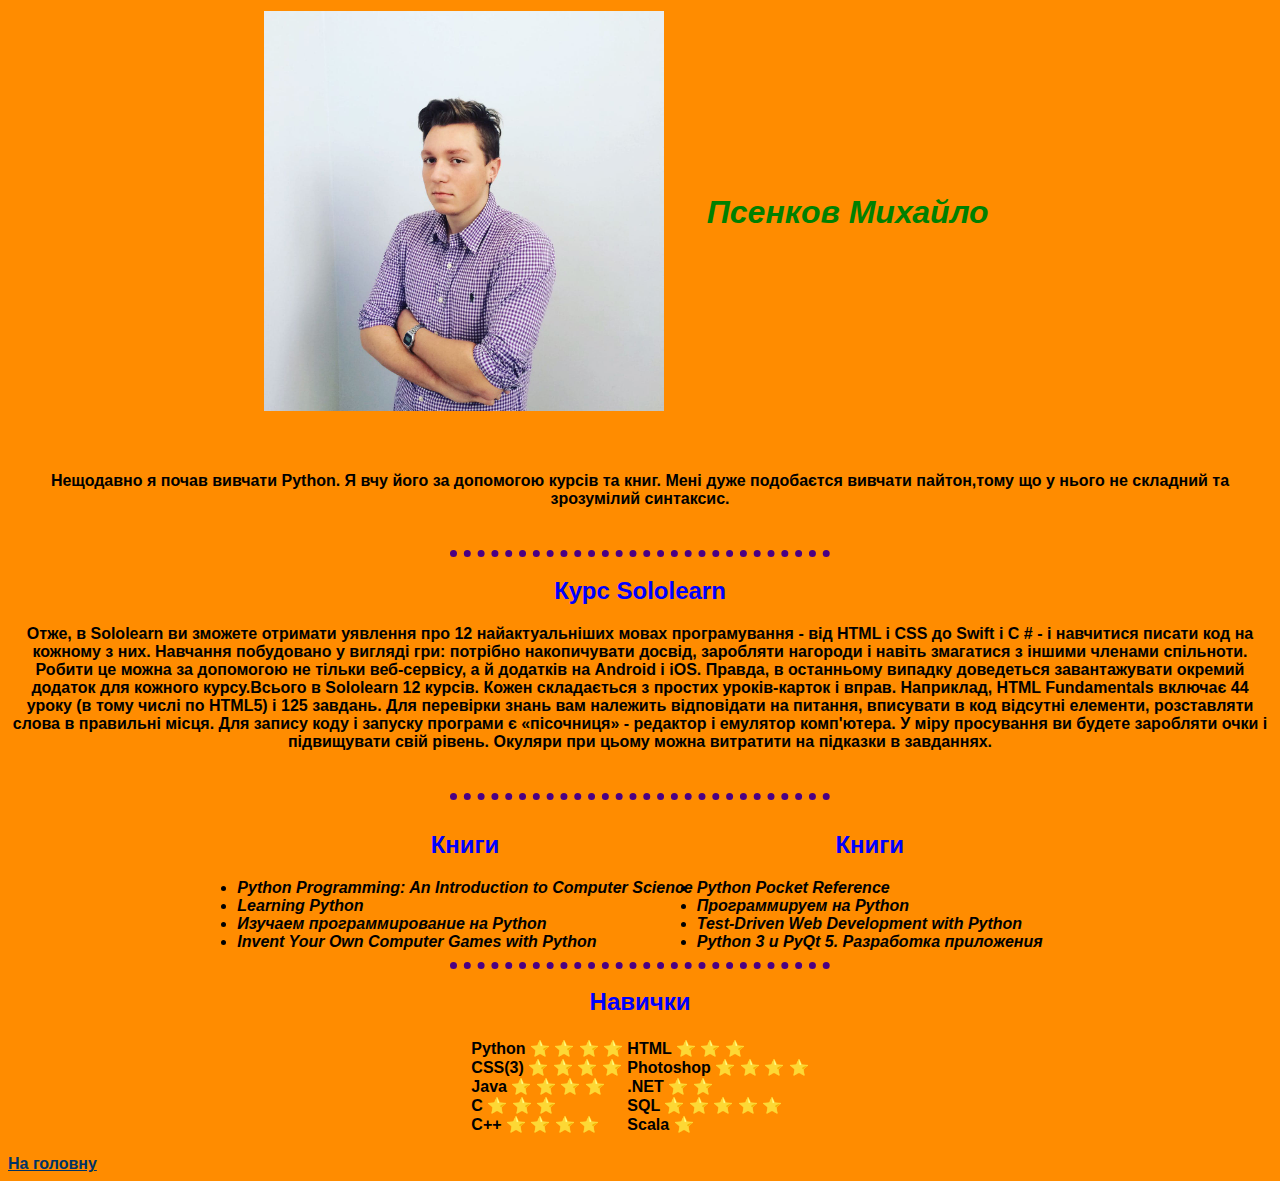
<file: task.html>
<!DOCTYPE html>
<html lang="en" dir="ltr">
  <head>
    <meta charset="utf-8">
    <link rel="stylesheet"href="task4.css">
    <title></title>
  </head>
  <body>
    <center>
 <table  width="60%">
 <tr>
   <td><img src="kkk.jpg" alt="My Photo" width="400". height="400"/></td>
   <td><h1><i>Псенков Михайло</h1></td>
 </tr>
 </table>
</center>
   <center>
     <h2></h2><br>
     <p>Нещодавно я почав вивчати Python. Я вчу його за допомогою курсів та книг. Мені дуже подобаєтся вивчати пайтон,тому що у нього не складний та зрозумілий синтаксис.</p><br>
     <hr>
     <h2>Курс Sololearn</h2>
     <p>
Отже, в Sololearn ви зможете отримати уявлення про 12 найактуальніших мовах програмування - від HTML і CSS до Swift і С # - і навчитися писати код на кожному з них. Навчання побудовано у вигляді гри: потрібно накопичувати досвід, заробляти нагороди і навіть змагатися з іншими членами спільноти. Робити це можна за допомогою не тільки веб-сервісу, а й додатків на Android і iOS. Правда, в останньому випадку доведеться завантажувати окремий додаток для кожного курсу.Всього в Sololearn 12 курсів. Кожен складається з простих уроків-карток і вправ. Наприклад, HTML Fundamentals включає 44 уроку (в тому числі по HTML5) і 125 завдань. Для перевірки знань вам належить відповідати на питання, вписувати в код відсутні елементи, розставляти слова в правильні місця. Для запису коду і запуску програми є «пісочниця» - редактор і емулятор комп'ютера. У міру просування ви будете заробляти очки і підвищувати свій рівень. Окуляри при цьому можна витратити на підказки в завданнях.</p><br>
   </center>
   <hr>
<center>
<table>
<tr>
<td>
<center><h2>Книги</h2></center>
<li><i>Python Programming: An Introduction to Computer Science</i></li>
<li><i>Learning Python</i></li>
<li><i>Изучаем программирование на Python</i></li>
<li><i>Invent Your Own Computer Games with Python</i></li>
</td>
<td>
<center><h2>Книги</h2></center>
<li><i>Python Pocket Reference</i></li>
<li><i>Программируем на Python</i></li>
<li><i>Test-Driven Web Development with Python</i></li>
<li><i>Python 3 и PyQt 5. Разработка приложения</i></li>
</td>
</tr>
</table>
</center>
<center>
<table>
<center>
  <hr>
<h2>Навички</h2>
<tr>
<td>
Python ⭐ ⭐ ⭐ ⭐<br>
CSS(3) ⭐ ⭐ ⭐ ⭐<br>
Java ⭐ ⭐ ⭐ ⭐<br>
C ⭐ ⭐ ⭐<br>
C++ ⭐ ⭐ ⭐ ⭐<br>
</td>
<td>
HTML ⭐ ⭐ ⭐<br>
Photoshop ⭐ ⭐ ⭐ ⭐<br>
.NET ⭐ ⭐<br>
SQL ⭐ ⭐ ⭐ ⭐ ⭐<br>
Scala ⭐<br>
</td>
</tr>
</table>
</center>
<br><a href="index.html">На головну</a>
  </body>
</html>
</file>
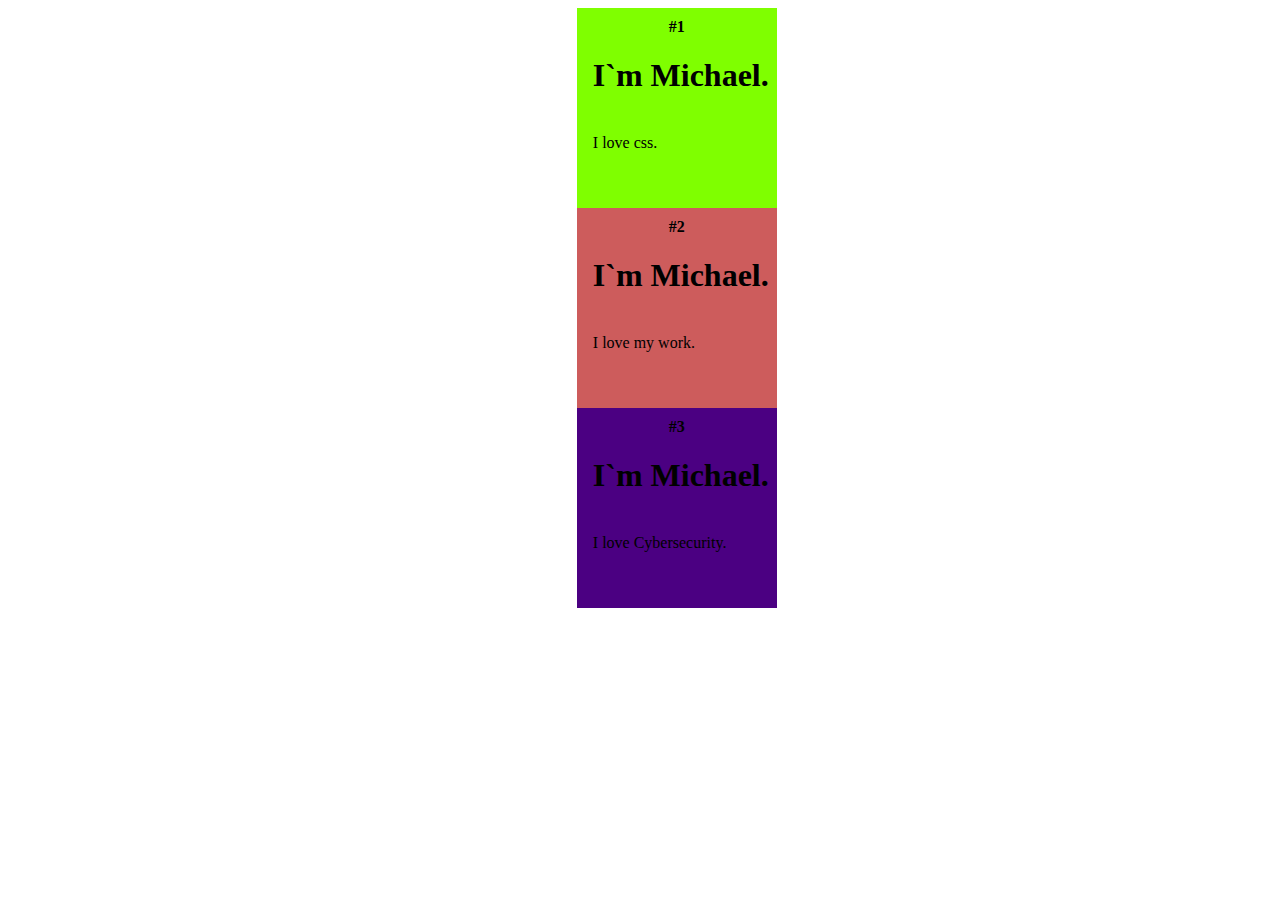
<file: taskA.html>
<!DOCTYPE html>
<html lang="en" dir="ltr">
  <head>
    <meta charset="utf-8">
    <title>task 2.1</title>
    <style media="screen">
    .box{
      position: relative;
      left: 45%;
      width: 200px;
      height: 200px;
    }
    p{
      padding-top: 10px;
      margin: 0;
    }
    h1{
      padding-left: 16px;
      margin-bottom: 0;
    }
    .ilp{
      padding-left: 16px;
      padding-top: 40px;
    }
    </style>
    </head>
  <body>
    <div class="box" style="background-color: #7FFF00;"><p align="center"><b>#1</b></p>
    <h1 align="left">I`m Michael.</h1>
    <p class="ilp">I love css.</p>
    </div>
    <div class="box" style="background-color: #CD5C5C;"><p align="center"><b>#2</b></p>
      <h1 align="left">I`m Michael.</h1>
      <p class="ilp">I love my work.</p>
    </div>
    <div class="box" style="background-color: #4B0082;"><p align="center"><b>#3</b></p>
      <h1 align="left">I`m Michael.</h1>
      <p class="ilp">I love Cybersecurity.</p>
    </div>
  </body>
</html>
</file>
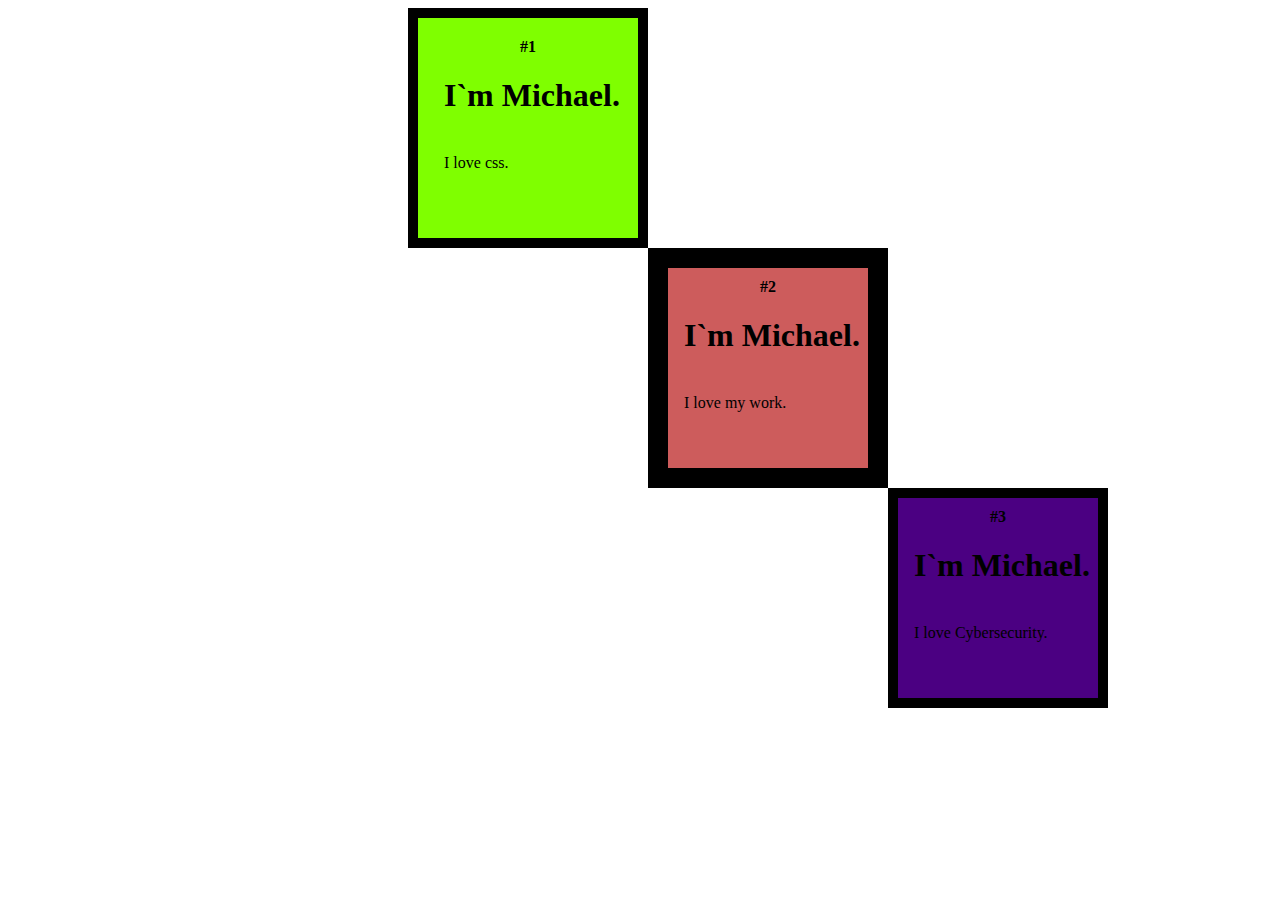
<file: taskB.html>
<!DOCTYPE html>
<html lang="en" dir="ltr">
  <head>
    <meta charset="utf-8">
    <title>task 2.2</title>
    <style media="screen">
    .box1{
      position: relative;
      padding: 10px;
      border: solid;
      border-width: 10px;
      left: 400px;
      background-color: #7FFF00;
      width: 200px;
      height: 200px;
    }
    .box2{
      border: solid;
      border-width: 20px;
      position: relative;
      left: 640px;
      background-color: #CD5C5C;
      width: 200px;
      height: 200px;
    }
    .box3{
      border: solid;
      border-width: 10px;
      position: relative;
      left: 880px;
      background-color: #4B0082;
      width: 200px;
      height: 200px;
    }
    p{
      padding-top: 10px;
      margin: 0;
    }
    h1{
      padding-left: 16px;
      margin-bottom: 0;
    }
    .ilp{
      padding-left: 16px;
      padding-top: 40px;
    }

    </style>
  </head>
  <body>
    <div class="box1"><p align="center"><b>#1</b></p>
    <h1 align="left">I`m Michael.</h1>
    <p class="ilp">I love css.</p>
    </div>
    <div class="box2"><p align="center"><b>#2</b></p>
      <h1 align="left">I`m Michael.</h1>
      <p class="ilp">I love my work.</p>
    </div>
    <div class="box3"><p align="center"><b>#3</b></p>
      <h1 align="left">I`m Michael.</h1>
      <p class="ilp">I love Cybersecurity.</p>
    </div>
  </body>
</html>
</file>
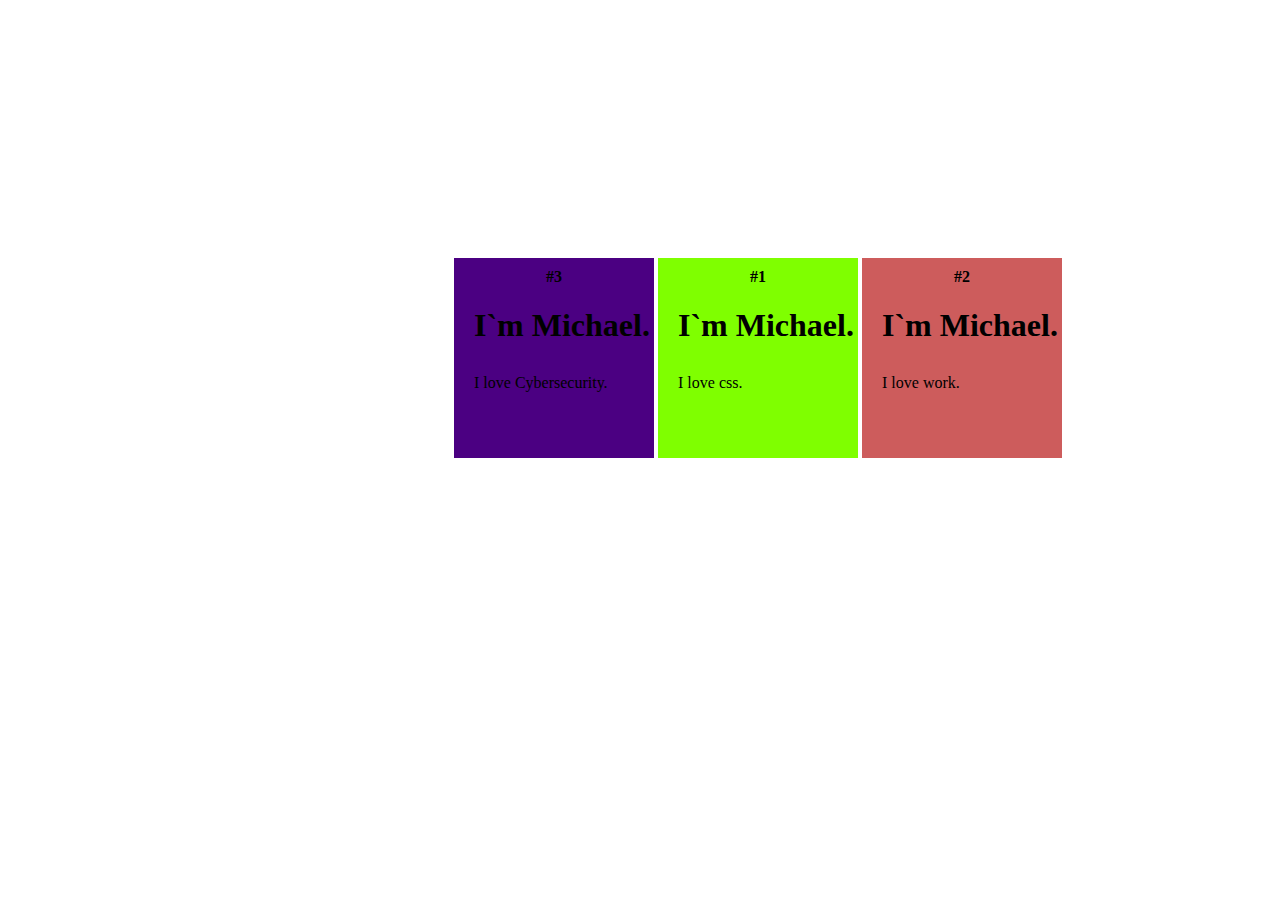
<file: taskC.html>
<!DOCTYPE html>
<html lang="en" dir="ltr">
  <head>
    <meta charset="utf-8">
    <title>task 2.3</title>
    <style media="screen">
    .box1{
      top: 250px;
      display: inline-block;
      position: relative;
      left: 650px;
      background-color: #7FFF00;
      width: 200px;
      height: 200px;

    }
    .box2{
    top: 250px;
      display: inline-block;
      position: relative;
      left: 650px;
      background-color: #CD5C5C;
      width: 200px;
      height: 200px;
    }
    .box3{
    top: 250px;
      display: inline-block;
      position: relative;
      left: 38px;
      background-color: #4B0082;
      width: 200px;
      height: 200px;
    }
    p{
      padding-top: 10px;
      margin: 0;
    }
    h1{

      margin-bottom: 0;
      padding-left: 20px;
    }
    .ilp{
      margin-top: 20px;
      padding-left: 20px;
    }
    </style>
  </head>
  <body>
    <div class="box1"><p align="center"><b>#1</b></p>
    <h1 align="left">I`m Michael.</h1>
    <p class="ilp">I love css.</p>
    </div>
    <div class="box2"><p align="center"><b>#2</b></p>
      <h1 align="left">I`m Michael.</h1>
      <p class="ilp">I love work.</p>
    </div>
    <div class="box3"><p align="center"><b>#3</b></p>
      <h1 align="left">I`m Michael.</h1>
      <p class="ilp">I love Cybersecurity.</p>
    </div>
  </body>
</html>
</file>
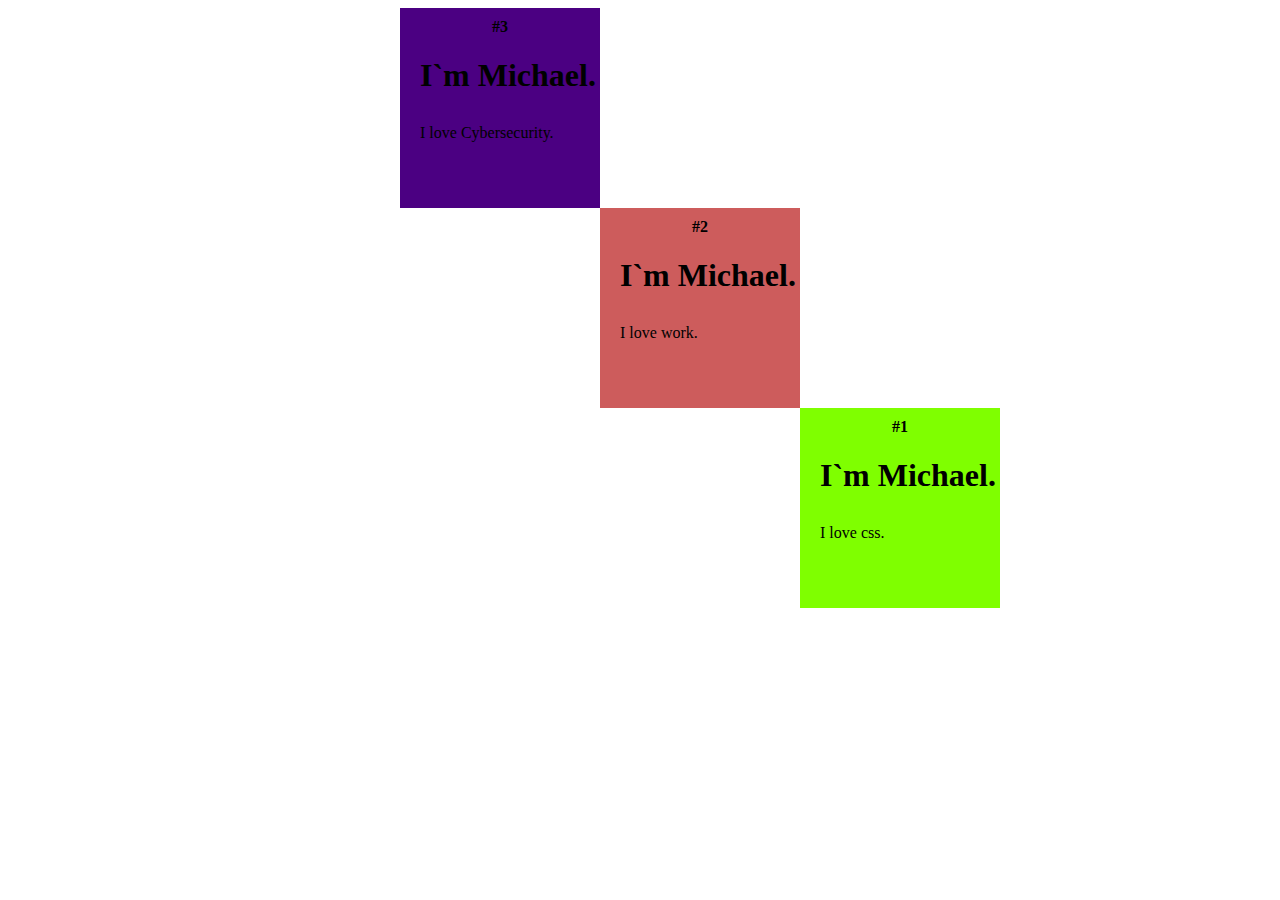
<file: taskD.html>
<!DOCTYPE html>
<html lang="en" dir="ltr">
  <head>
    <meta charset="utf-8">
    <title>task 2.4</title>
    <style media="screen">
    .box1{
    top: 408px;
      position: absolute;
      left: 800px;
      background-color: #7FFF00;
      width: 200px;
      height: 200px;

    }
    .box2{

    top: 208px;
      position: absolute;
      left: 600px;
      background-color: #CD5C5C;
      width: 200px;
      height: 200px;
    }
    .box3{
      position: absolute;
      left: 400px;
      background-color: #4B0082;
      width: 200px;
      height: 200px;
    }
    p{
      padding-top: 10px;
      margin: 0;
    }
    h1{

      margin-bottom: 0;
      padding-left: 20px;
    }
    .ilp{
      margin-top: 20px;
      padding-left: 20px;
    }

    </style>
  </head>
  <body>
    <div class="box1"><p align="center"><b>#1</b></p>
    <h1 align="left">I`m Michael.</h1>
    <p class="ilp">I love css.</p>
    </div>
    <div class="box2"><p align="center"><b>#2</b></p>
      <h1 align="left">I`m Michael.</h1>
      <p class="ilp">I love work.</p>
    </div>
    <div class="box3"><p align="center"><b>#3</b></p>
      <h1 align="left">I`m Michael.</h1>
      <p class="ilp">I love Cybersecurity.</p>
    </div>
  </body>
</html>
</file>
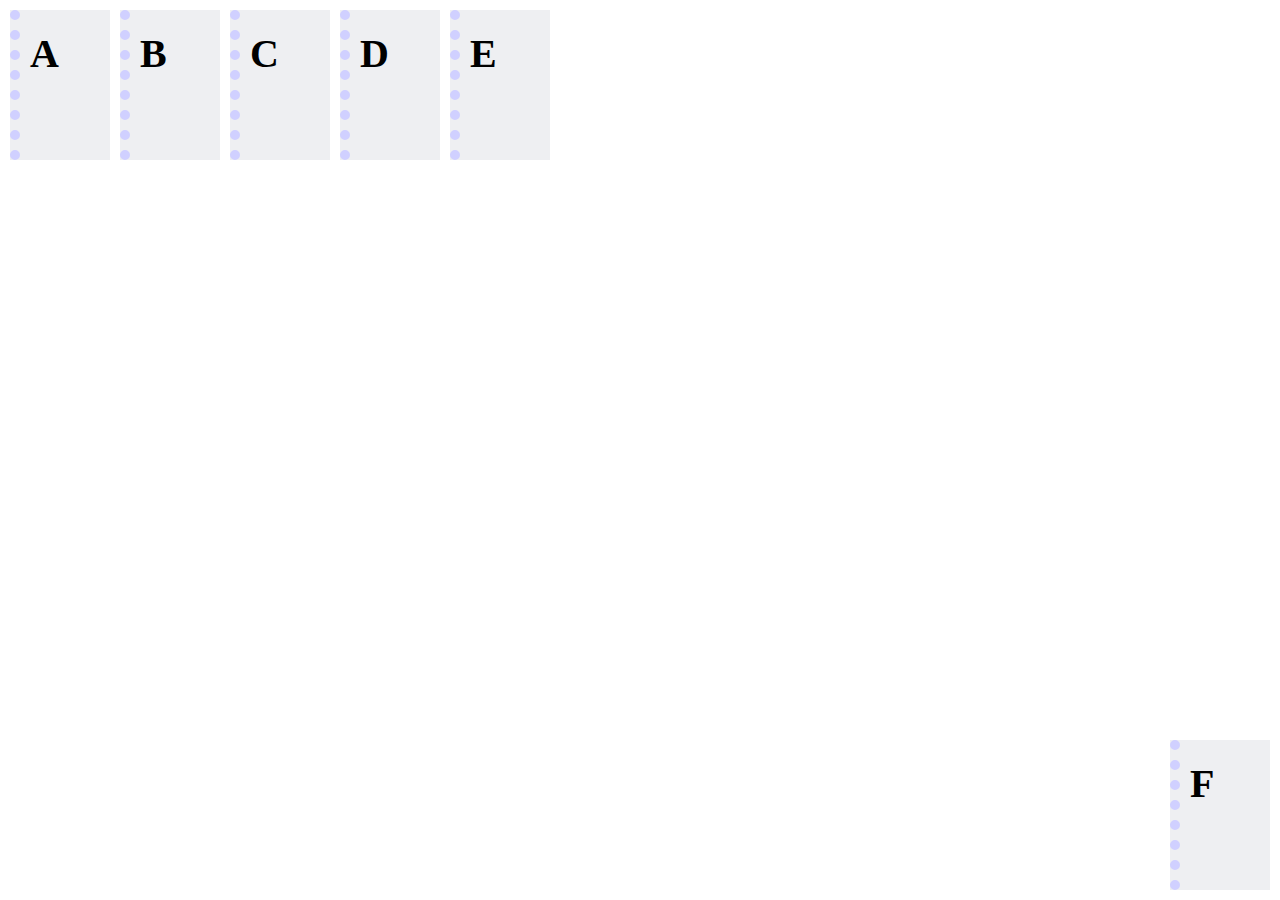
<file: taskE.html>
<!DOCTYPE html>
<html lang="en" dir="ltr">
  <head>
    <meta charset="utf-8">
    <title>task 2.5</title>
    <style media="screen">
    body{
      margin: 10px;
    }
    .n1{
      position: absolute;
      margin-right: 10px;
      width: 100px;
      height: 150px;
      background-color: #eeeff2;

    }
    hr{
      margin: 0;
      border-top: 0;
      border-bottom: 0;
      border-right: 0;
      border-left: 10px dotted #D0D0FF;
    height: 100%;

    }
    h1{
      display: block;
      position: absolute;
      right: 0;
      top: 20px;
      width: 80px;
      margin: 0;
      font-size: 40px;
    }
    .n2{
      left: 120px;
      position: absolute;
    margin-right: 10px;
    width: 100px;
    height: 150px;
    background-color: #eeeff2;
    }
    .n3{
      left: 230px;
      position: absolute;
    margin-right: 10px;
      width: 100px;
      height: 150px;
      background-color: #eeeff2;
    }
    .n4{
      left: 340px;
      position: absolute;
    margin-right: 10px;
      width: 100px;
      height: 150px;
      background-color: #eeeff2;
    }
    .n5{
      left: 450px;
      position: absolute;
      margin: 0;
      width: 100px;
      height: 150px;
      background-color: #eeeff2;
    }
    .n6{
      right: 0;
      bottom: 0;
      position: absolute;
      margin: 10px;
      width: 100px;
      height: 150px;
      background-color: #eeeff2;
    }
    div{
      cursor: pointer;

    }
    div:hover{
      background-color: yellow;
      color: goldenrod;
    }

    </style>
  </head>
  <body>
    <div class="n1">
      <h1 align="left">A</h1>
      <hr>
      </div>
    <div class="n2">
      <hr>
      <h1>B</h1>
    </div>
    <div class="n3">
      <hr>
      <h1>C</h1>
    </div>
    <div class="n4">
      <hr>
      <h1>D</h1>
    </div>
    <div class="n5">
      <hr>
      <h1>E</h1>
    </div>
    <div class="n6">
      <hr>
      <h1>F</h1>
    </div>
  </body>
</html>
</file>
<file: tuc.css>
.body{
  margin: 0;
  padding: 0;
  background-color: #DDA0DD;
}
header{
  background-color: #DDA0DD;
  height: auto;
}
nav{
  background-color: black;
}
section{
  margin-left: 5vw;
  margin-right: 5vw;
  height: auto;
}

.flex-center{
  display: flex;
  justify-content: center;
  align-items: center;
  text-align: center;
}
.text1{
  text-align: center;
  height: 27vh;
  width: 40vw;
  margin-bottom: 10vh;
  margin-top: 4vh;

}
.discrname{
  font-size: 1.4vw;
  color:black
}
.discr{
  padding-top: 2vh;
  font-size: 1.2vw;
  color:black;
  font-weight: 200;
}
hr{
  background-color: black;
}
a{
  text-decoration: none;
}
.card-img-top{
background-color: #DECCC8;
}
.card-deck{
align-items: center;
text-align: center;
}
.card{
  border-style: solid;
  border-color: black;
}
#main3{
margin-top: 30vh;
height: 5vh;
background-color: rgba(0,0,0,0.5);
align-items: center;
text-align: center;
}
.discrname2{
  font-size: 1.2vh;
  padding-top:1vh;
  color: white;
  font-weight: 200;
}

@media (max-width:1000px) {
  .discrname{
    font-size: 2.3vw;
  }
  .discr{
    padding-top: 1.2vh;
    font-size: 1.7vw;
    color:black;
}
}
@media (max-width:500px) {
  .discrname {
    font-size: 3vw;
  }
  .discr{
    padding-top: 1.2vh;
    font-size: 2.3vw;
    color:black;
}
</file>
<file: tuc2.css>
.body{
  background-color:#CCEBF7;
}
.flex-center{
  display: flex;
  justify-content: center;
  align-items: center;
  text-align: center;
}
.font1{
color: black;
}
.font2{
color: red;
}
.text1{
  text-align: center;
  height: 20vh;
  width: 70vw;
  margin-top: 4vh;

}
.discrname{
  font-size: 1.2vw;
  color:black;
}
.discr{
  padding-top: 1.5vh;
  font-size: 1vw;
  color:black;
}
.card-group{
  text-align: center;
}
.card-body{
    background-color:#CCEBF7;
}
.Knopka{
  display: flex;
  justify-content: center;
  margin-top: 5vh;
}
#main3{
margin-top: 10vh;
height: 5vh;
background-color: rgba(0,0,0,0.5);
align-items: center;
text-align: center;
}
.discrname2{
  font-size: 1.2vh;
  padding-top:1vh;
  color: black;
  font-weight: 200;
}
@media (max-width:1000px) {
  .discrname {
    font-size: 2.3vw;
    color:black;
  }
  .discr{
    padding-top: 1.2vh;
    font-size: 1.7vw;
    color:black;
}
}
@media (max-width:500px) {
  .discrname {
    font-size: 3vw;
    color:black;
  }
  .discr{
    padding-top: 1.2vh;
    font-size: 2.5vw;
    color:black;
}
}
</file>
<file: task4.css>
body{
  background-color: #FF8C00;
  font-family: Gill Sans, sans-serif;
  font-weight: 900;
}
.h1{
  color: red;
}
h1{
  color: green;
  line-height: 60%;
}
h2{
  color: blue;
}

hr{
  border-style: none;
      border-top-style: dotted;
      border-color: #4B0082;
      border-width: 7px;
      width: 30%;
}
A:link {
 color: #036; /* ���� ������������ ������ */
}
A:visited {
 color: #606; /* ���� ���������� ������ */
}
A:hover {
 color: #f00; /* ���� ������ ��� ��������� �� ��� ������� ���� */
}
A:active {
 color: #ff0; /* ���� �������� ������ */
}
</file>
